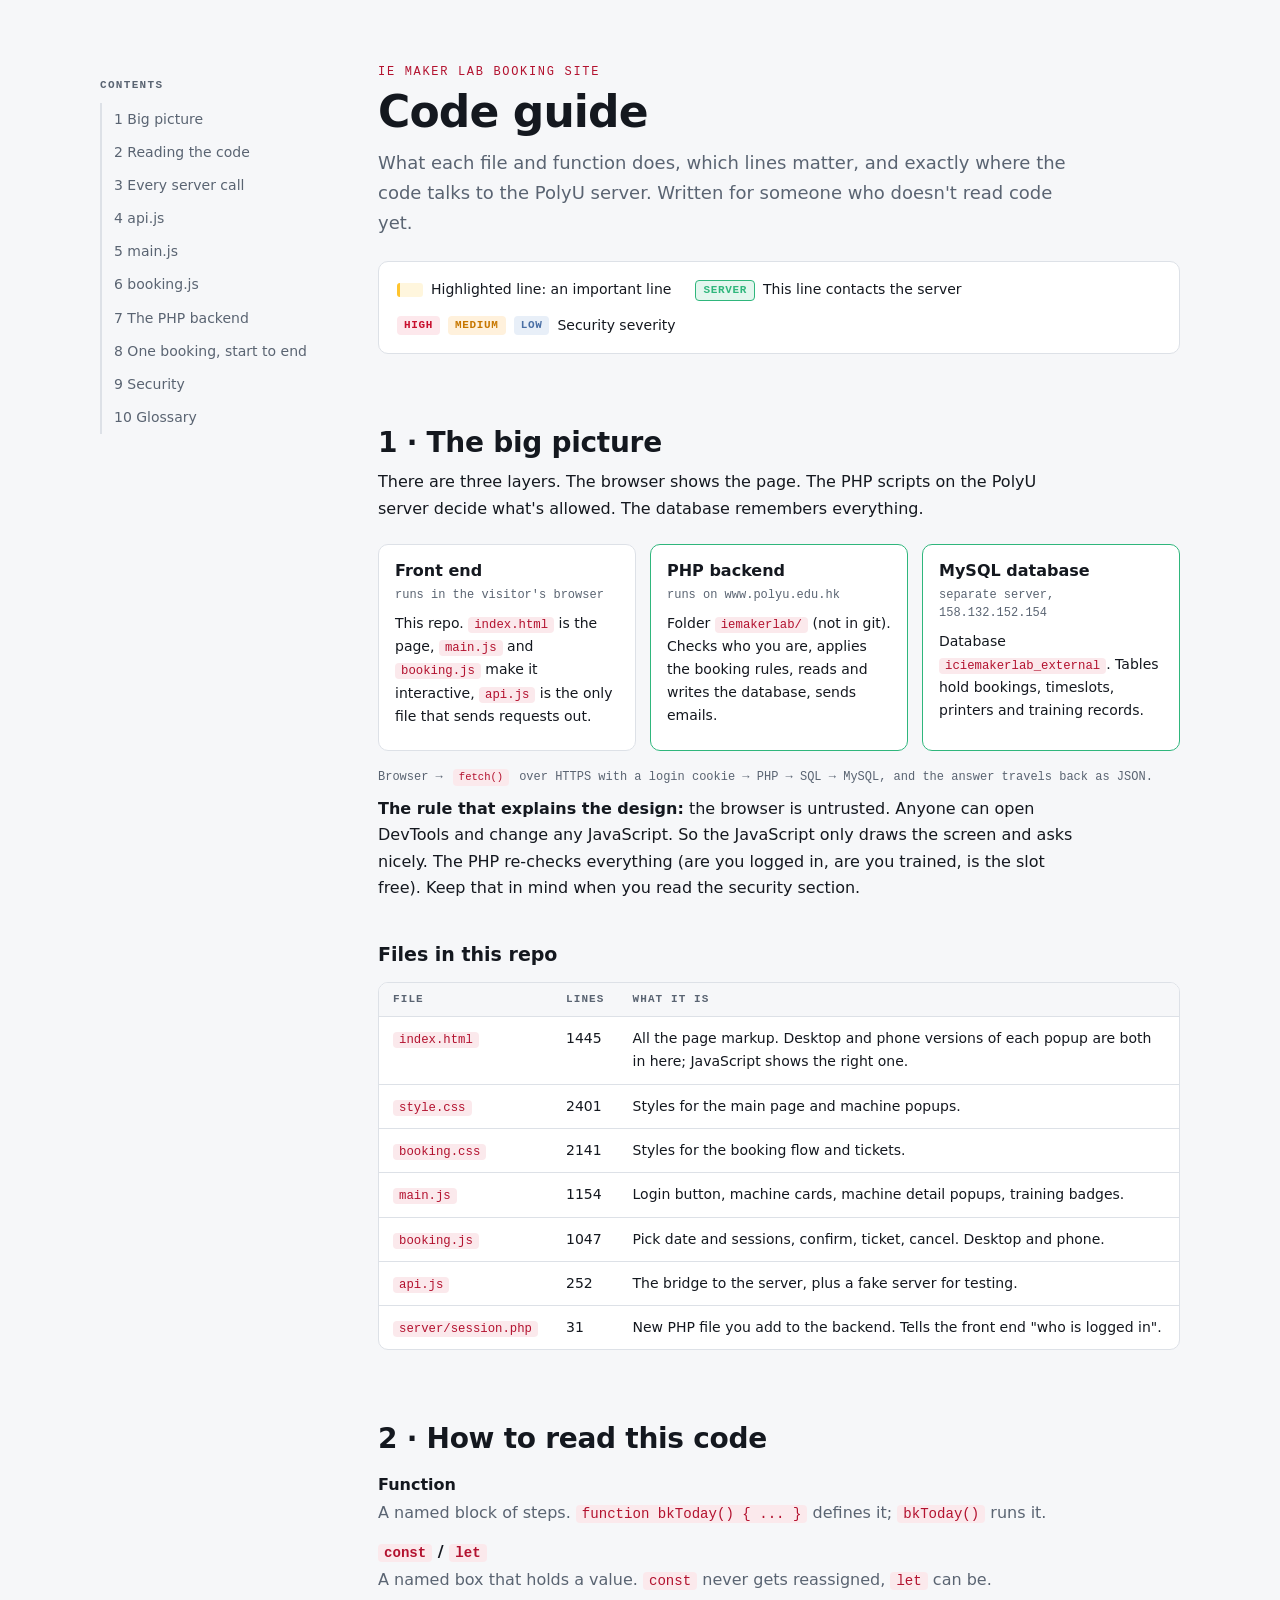
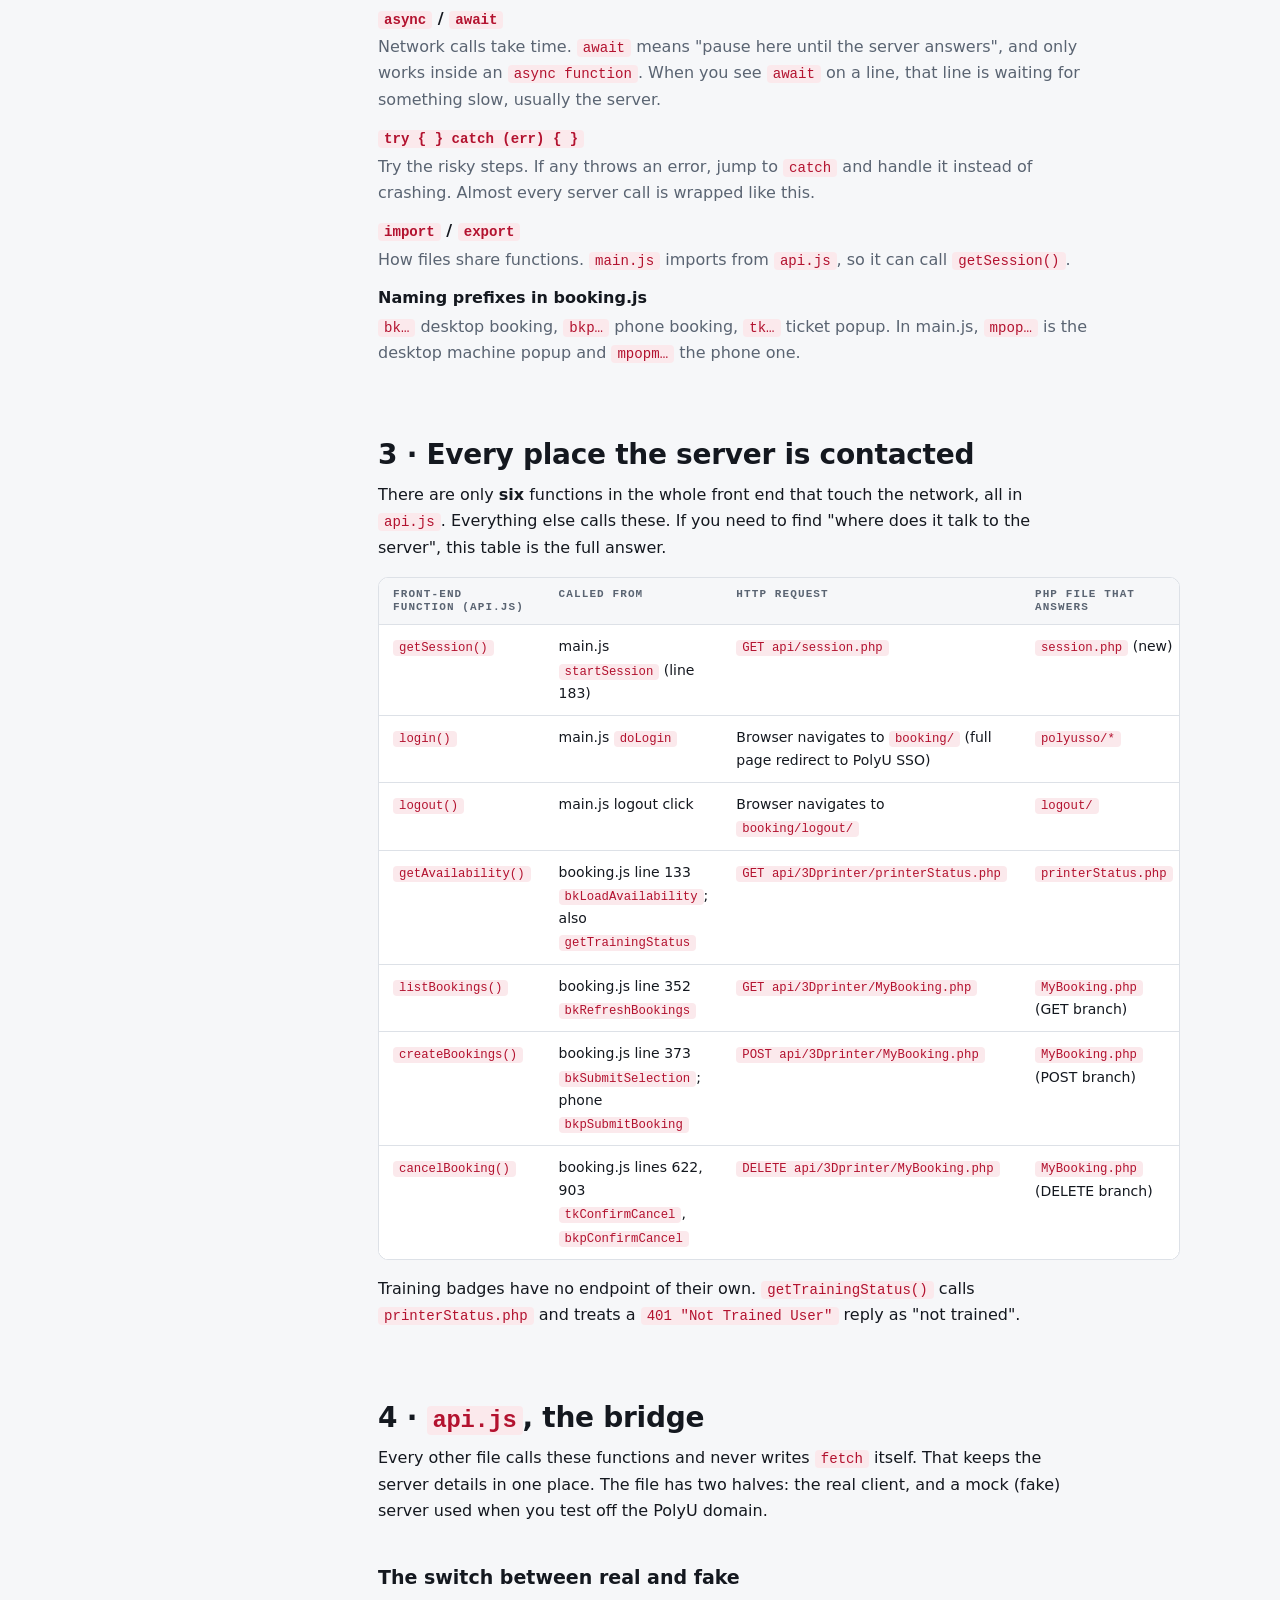
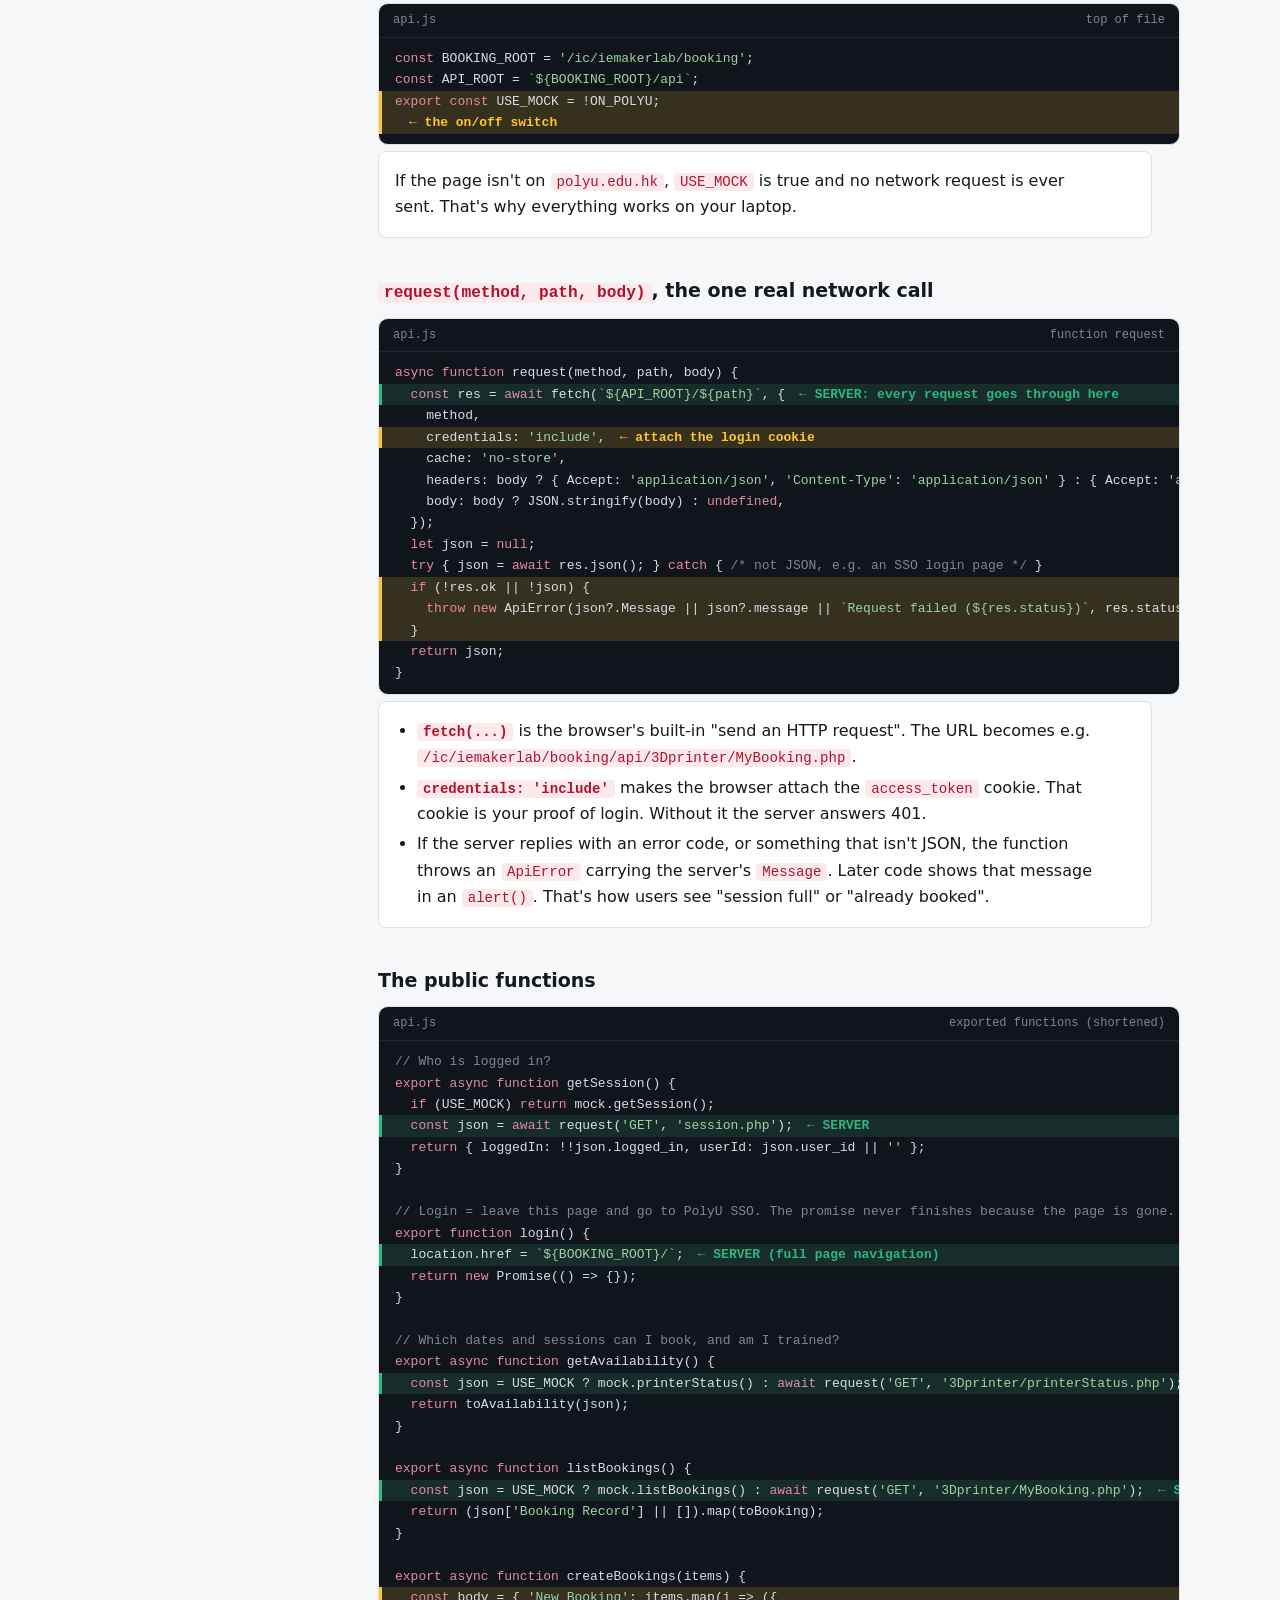
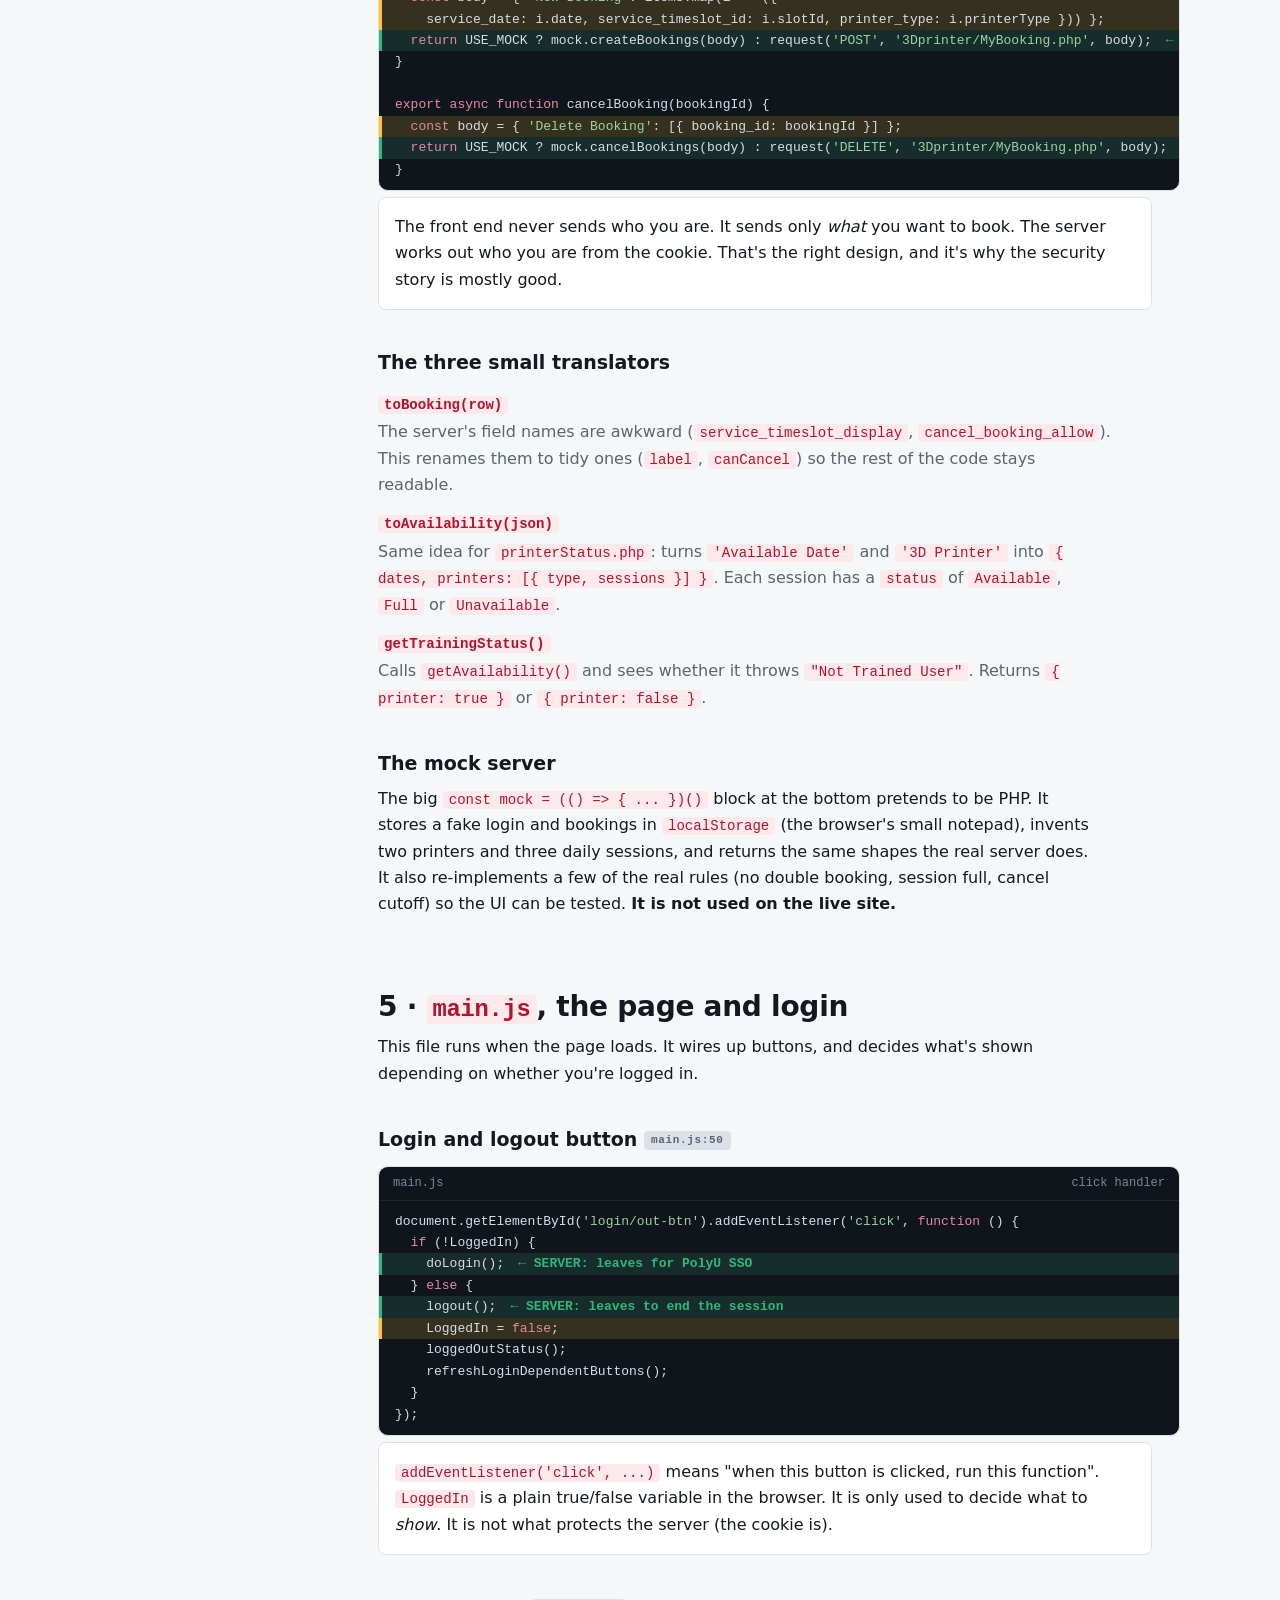
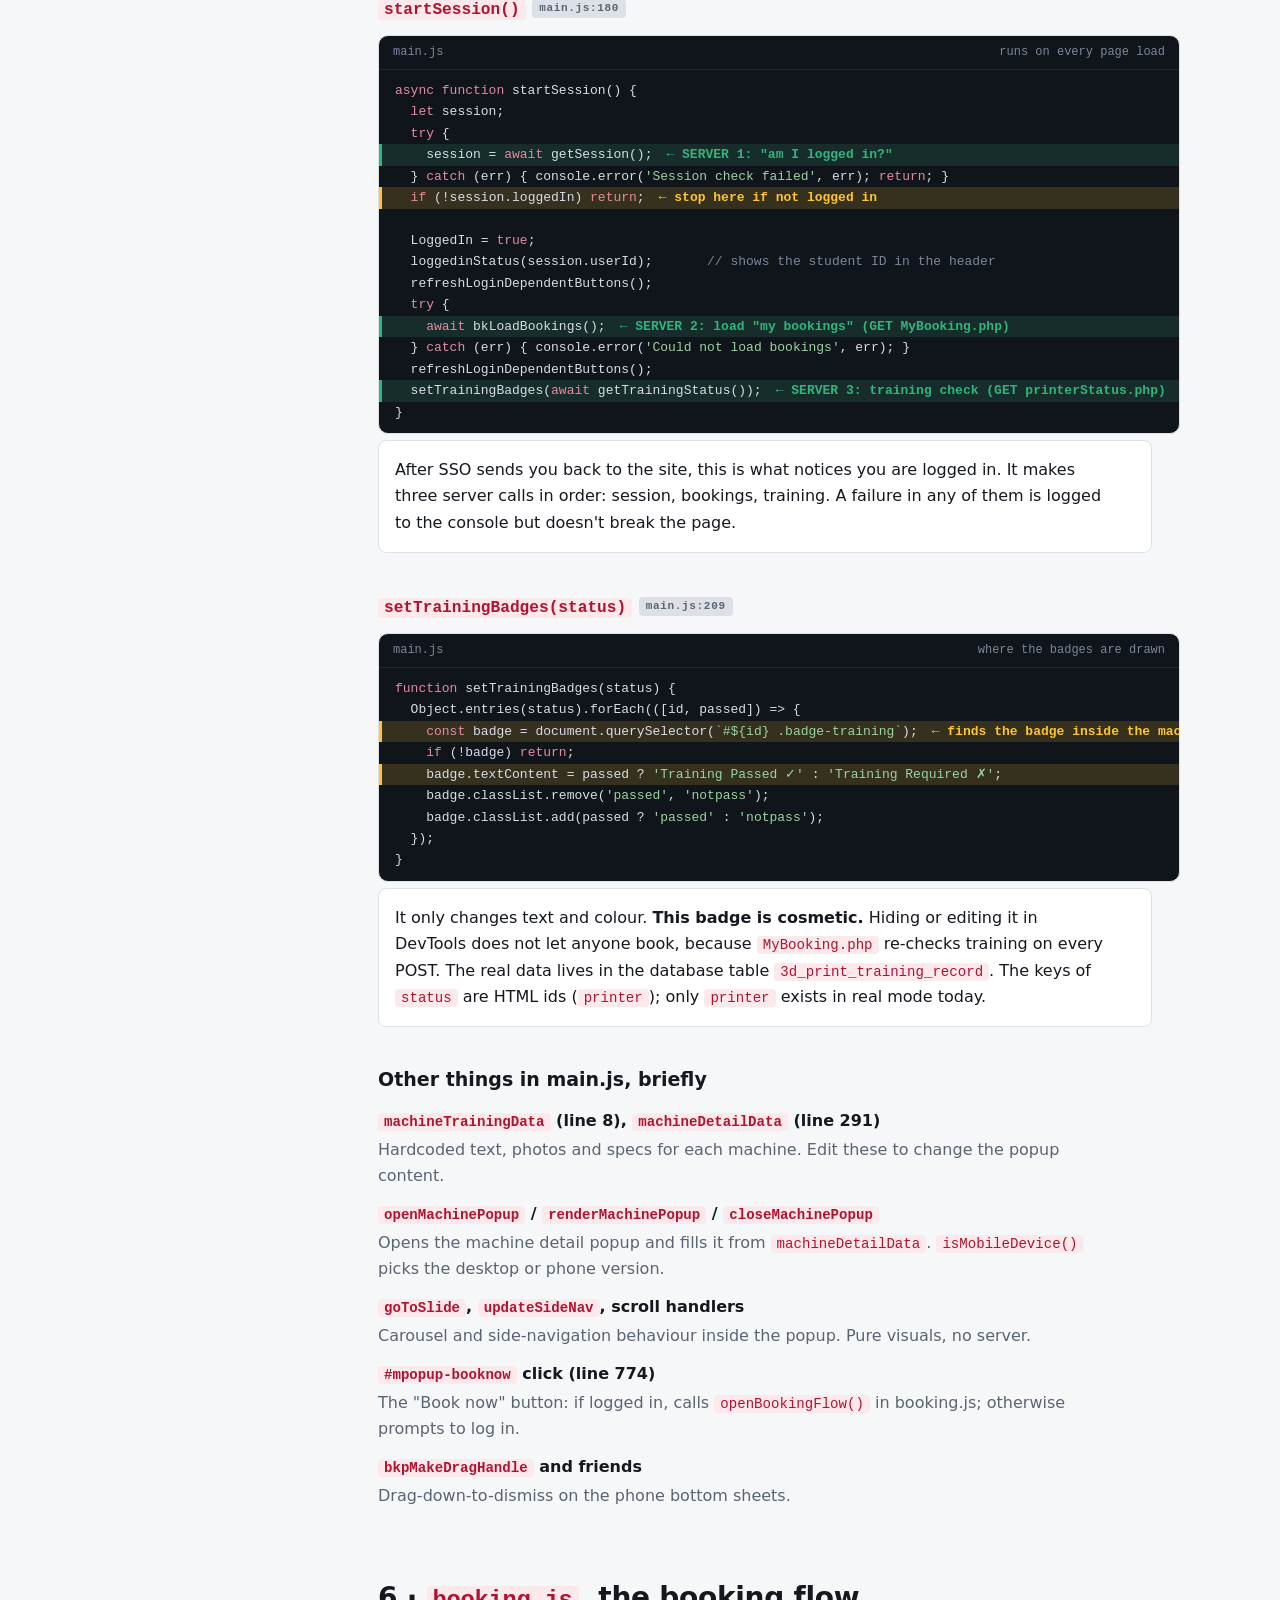
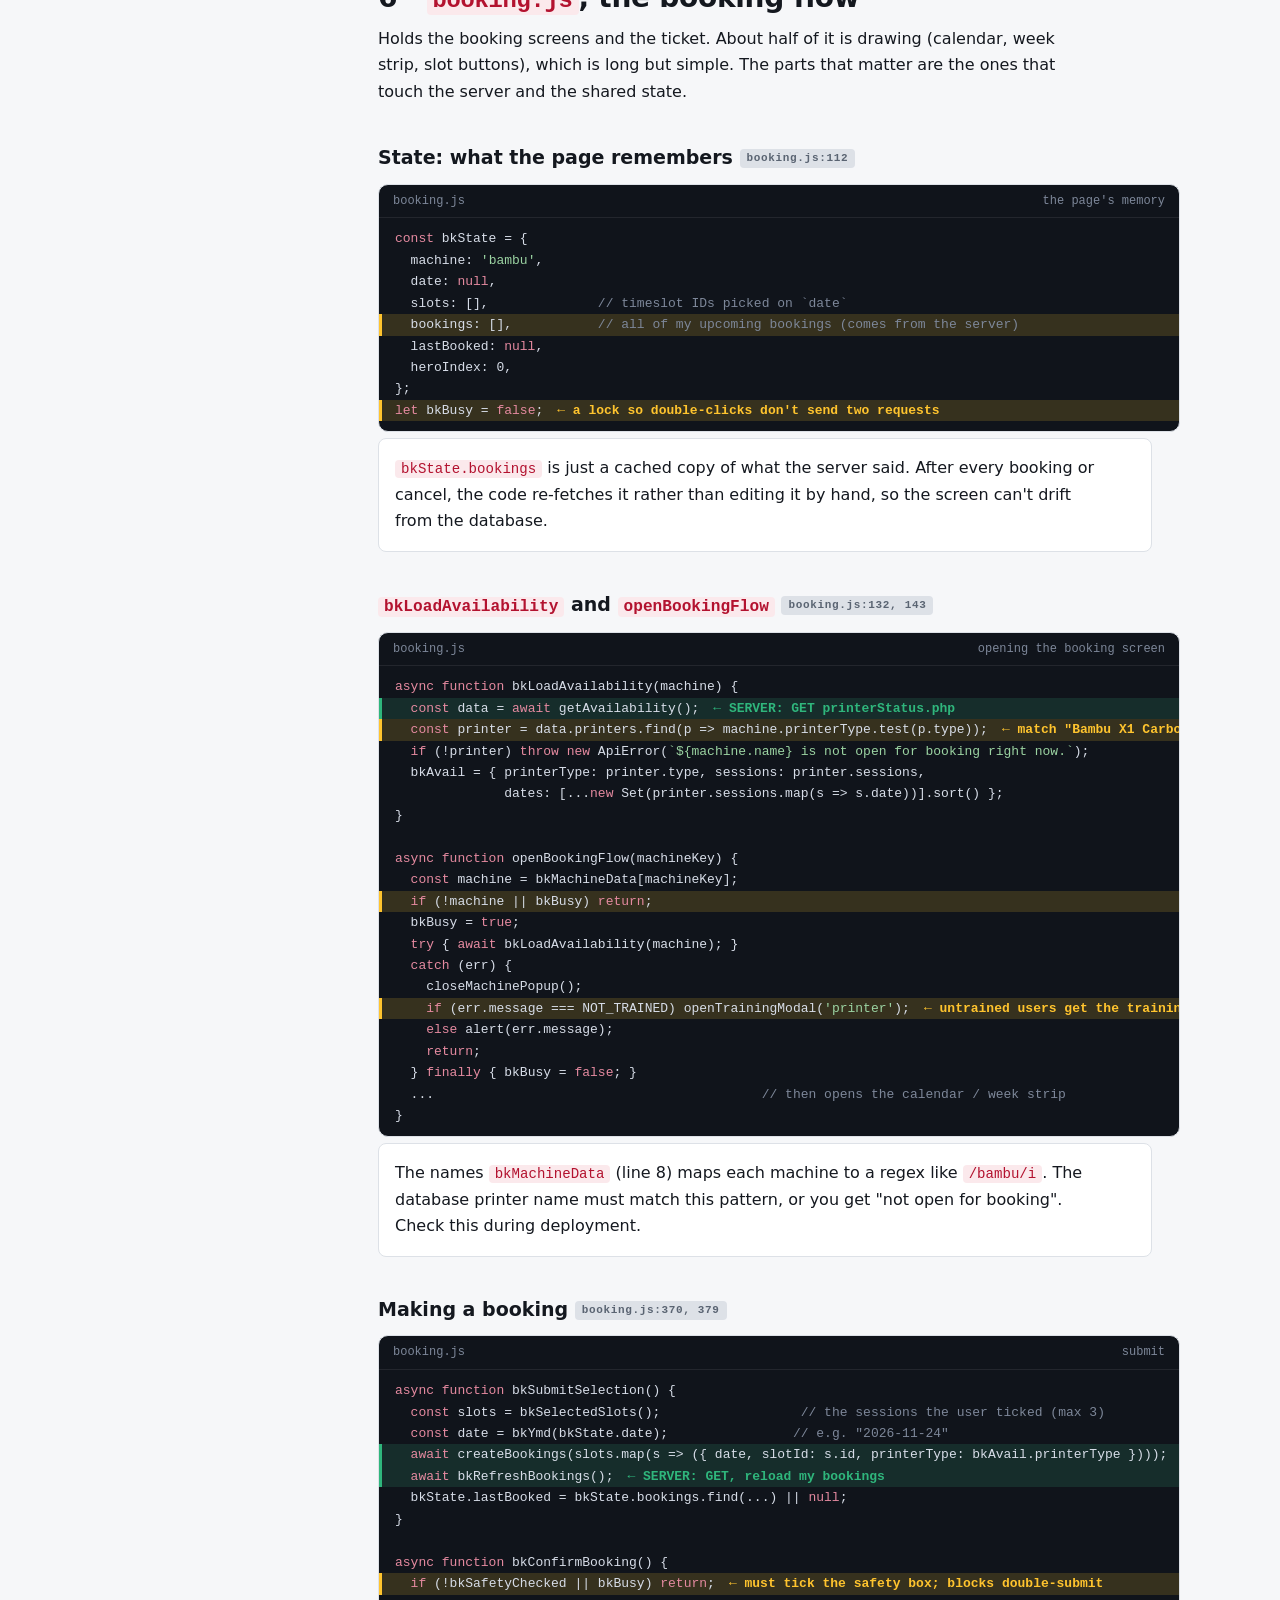
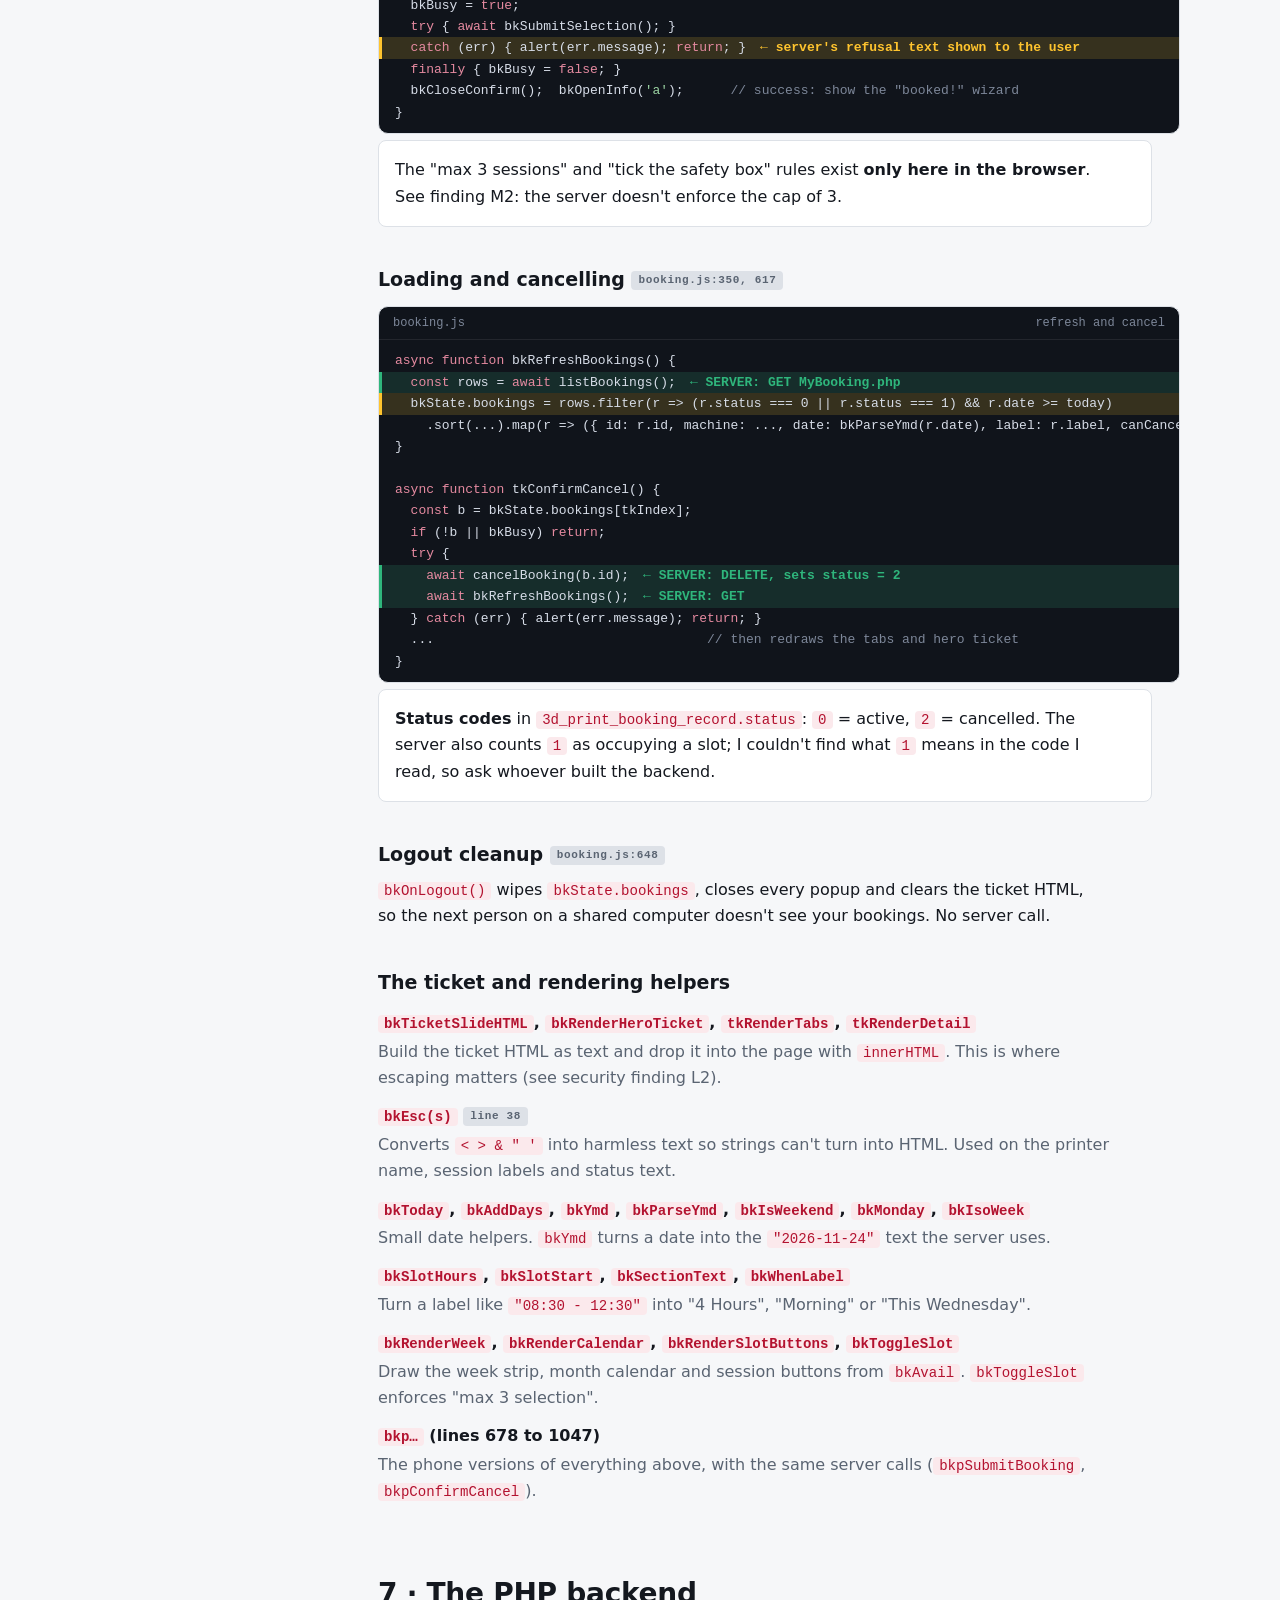
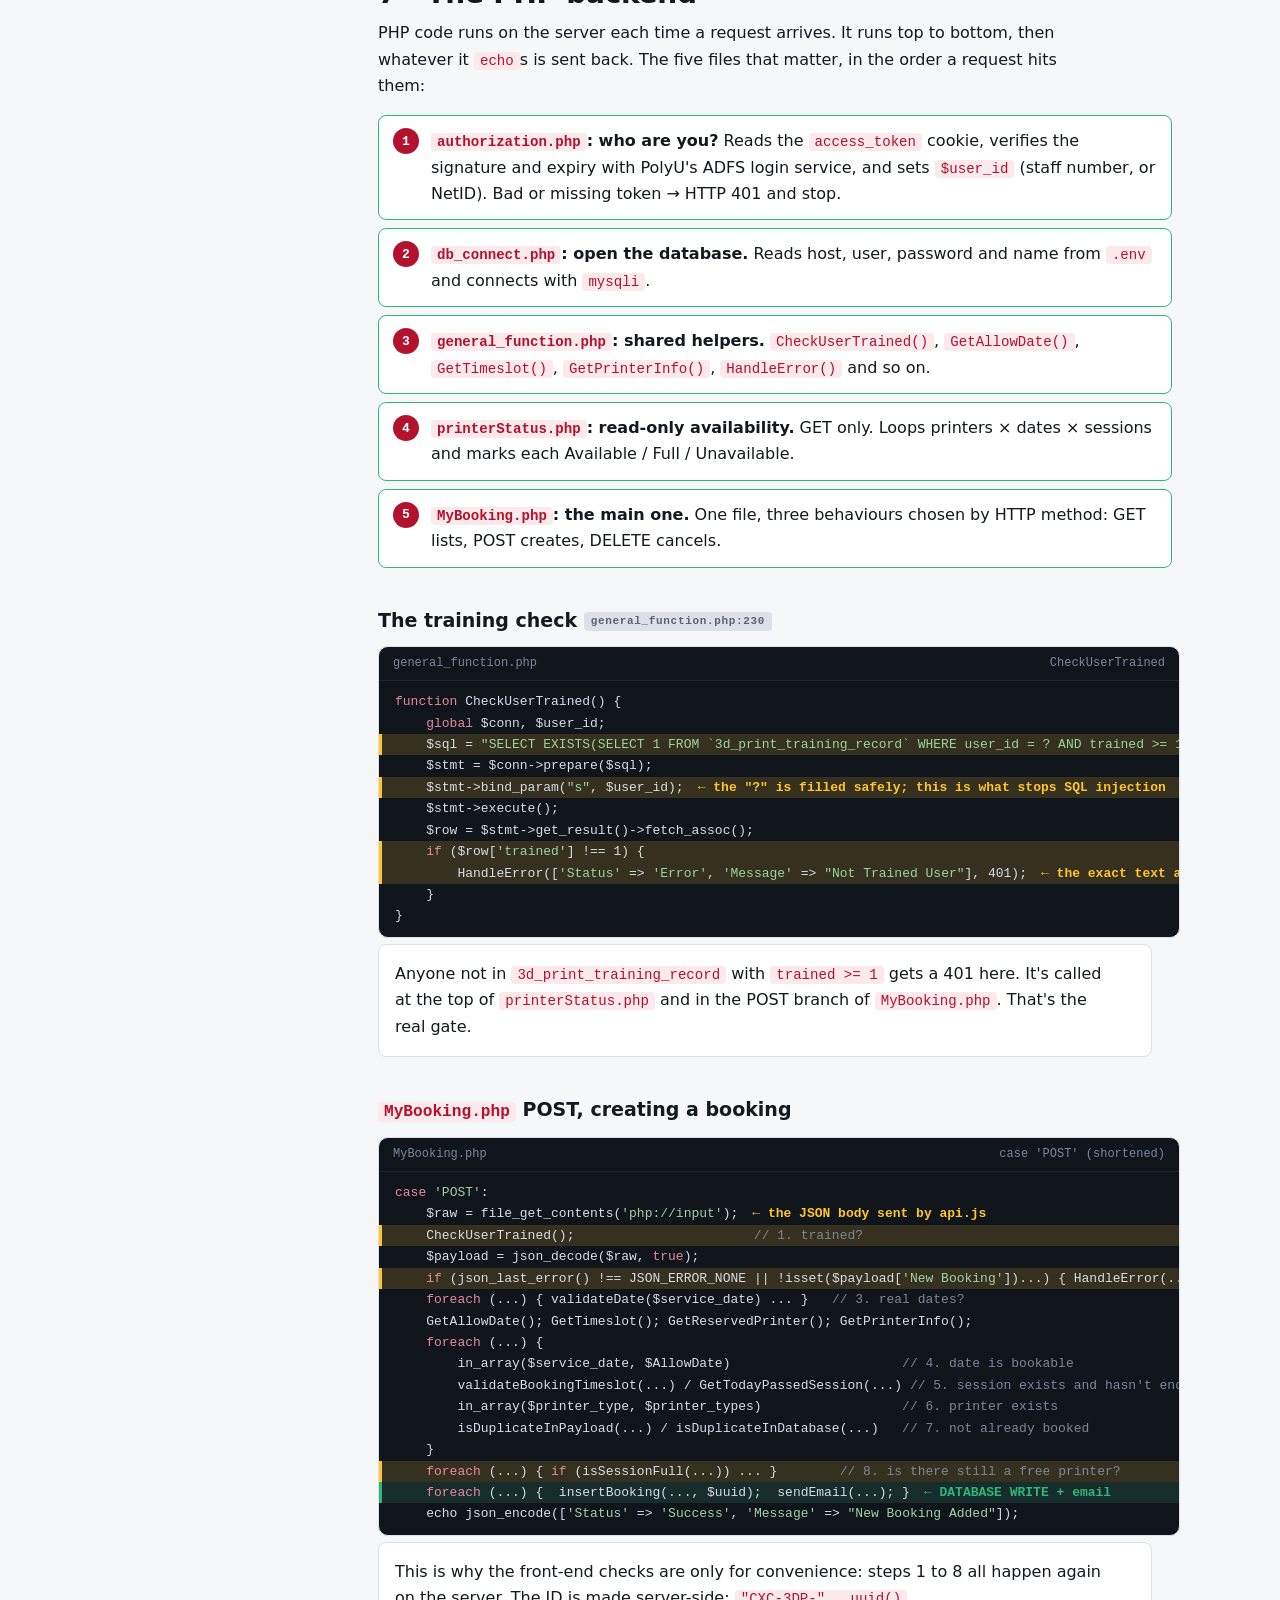
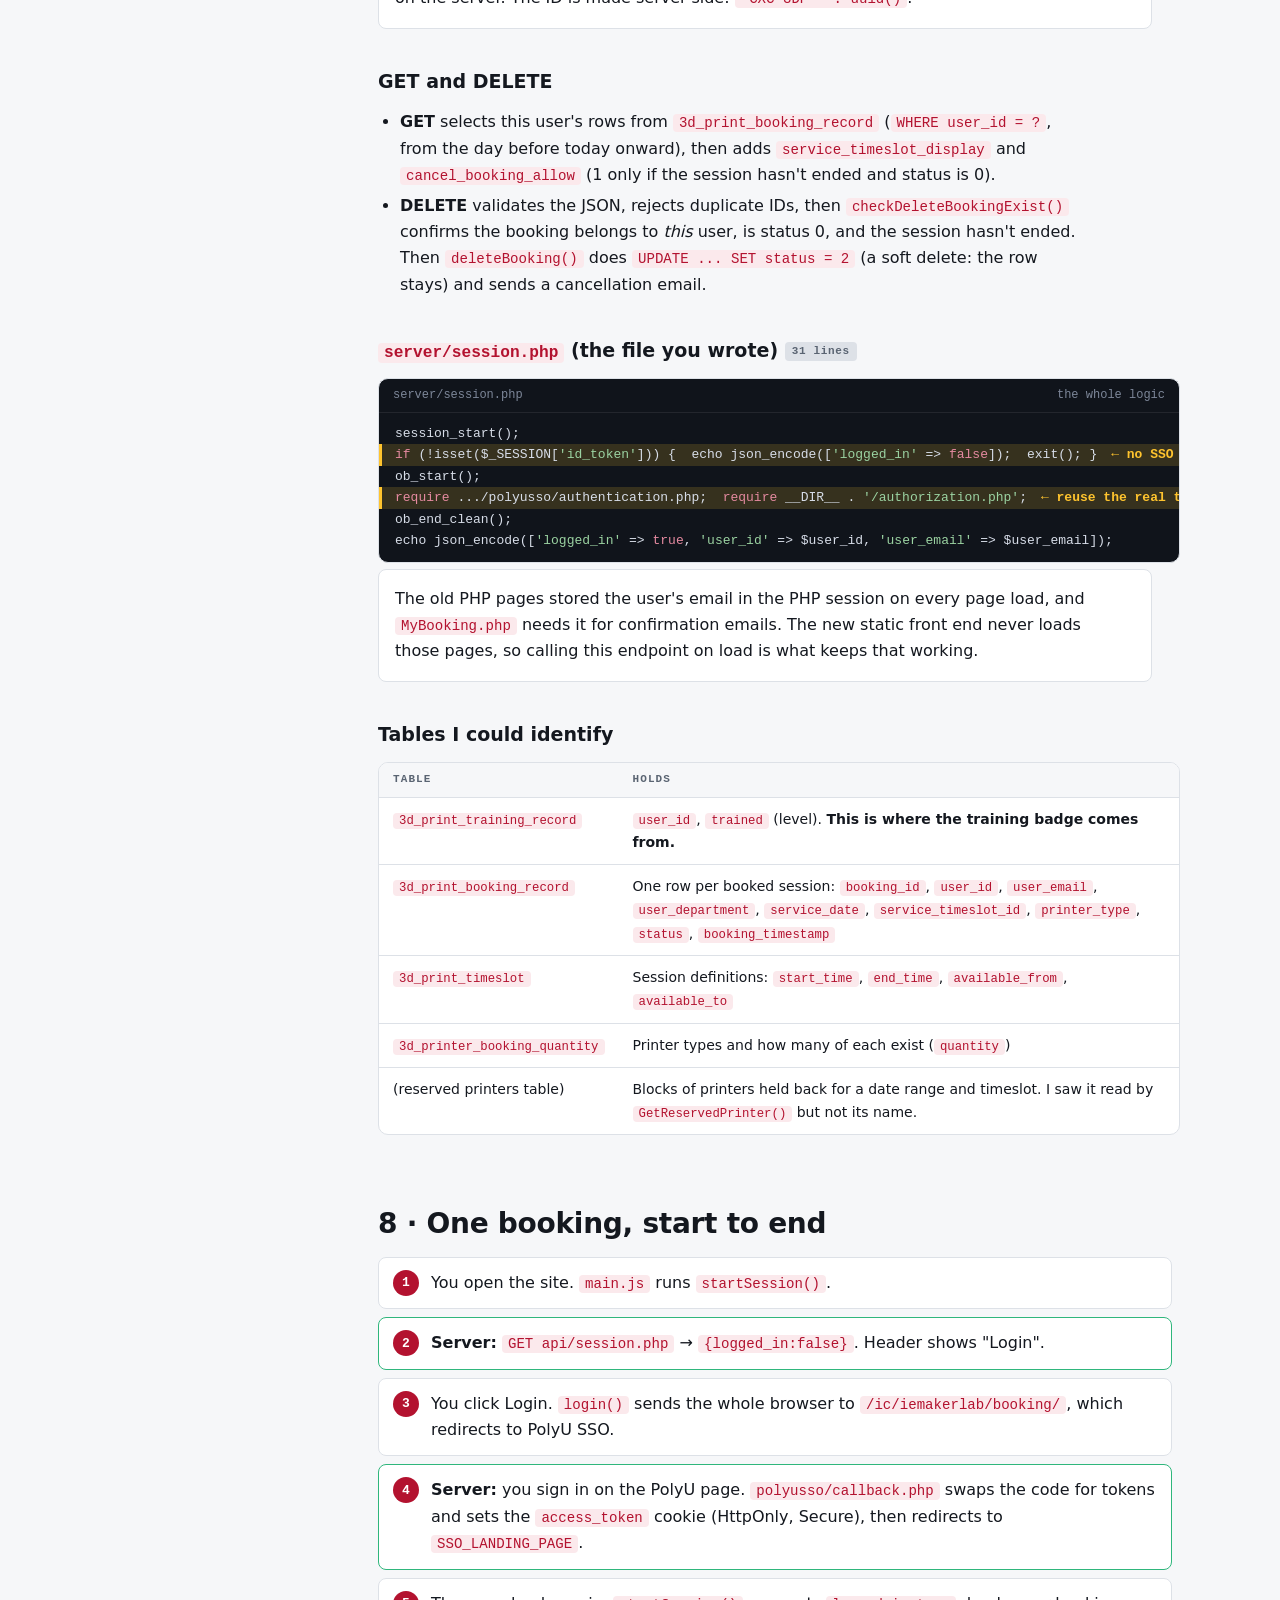
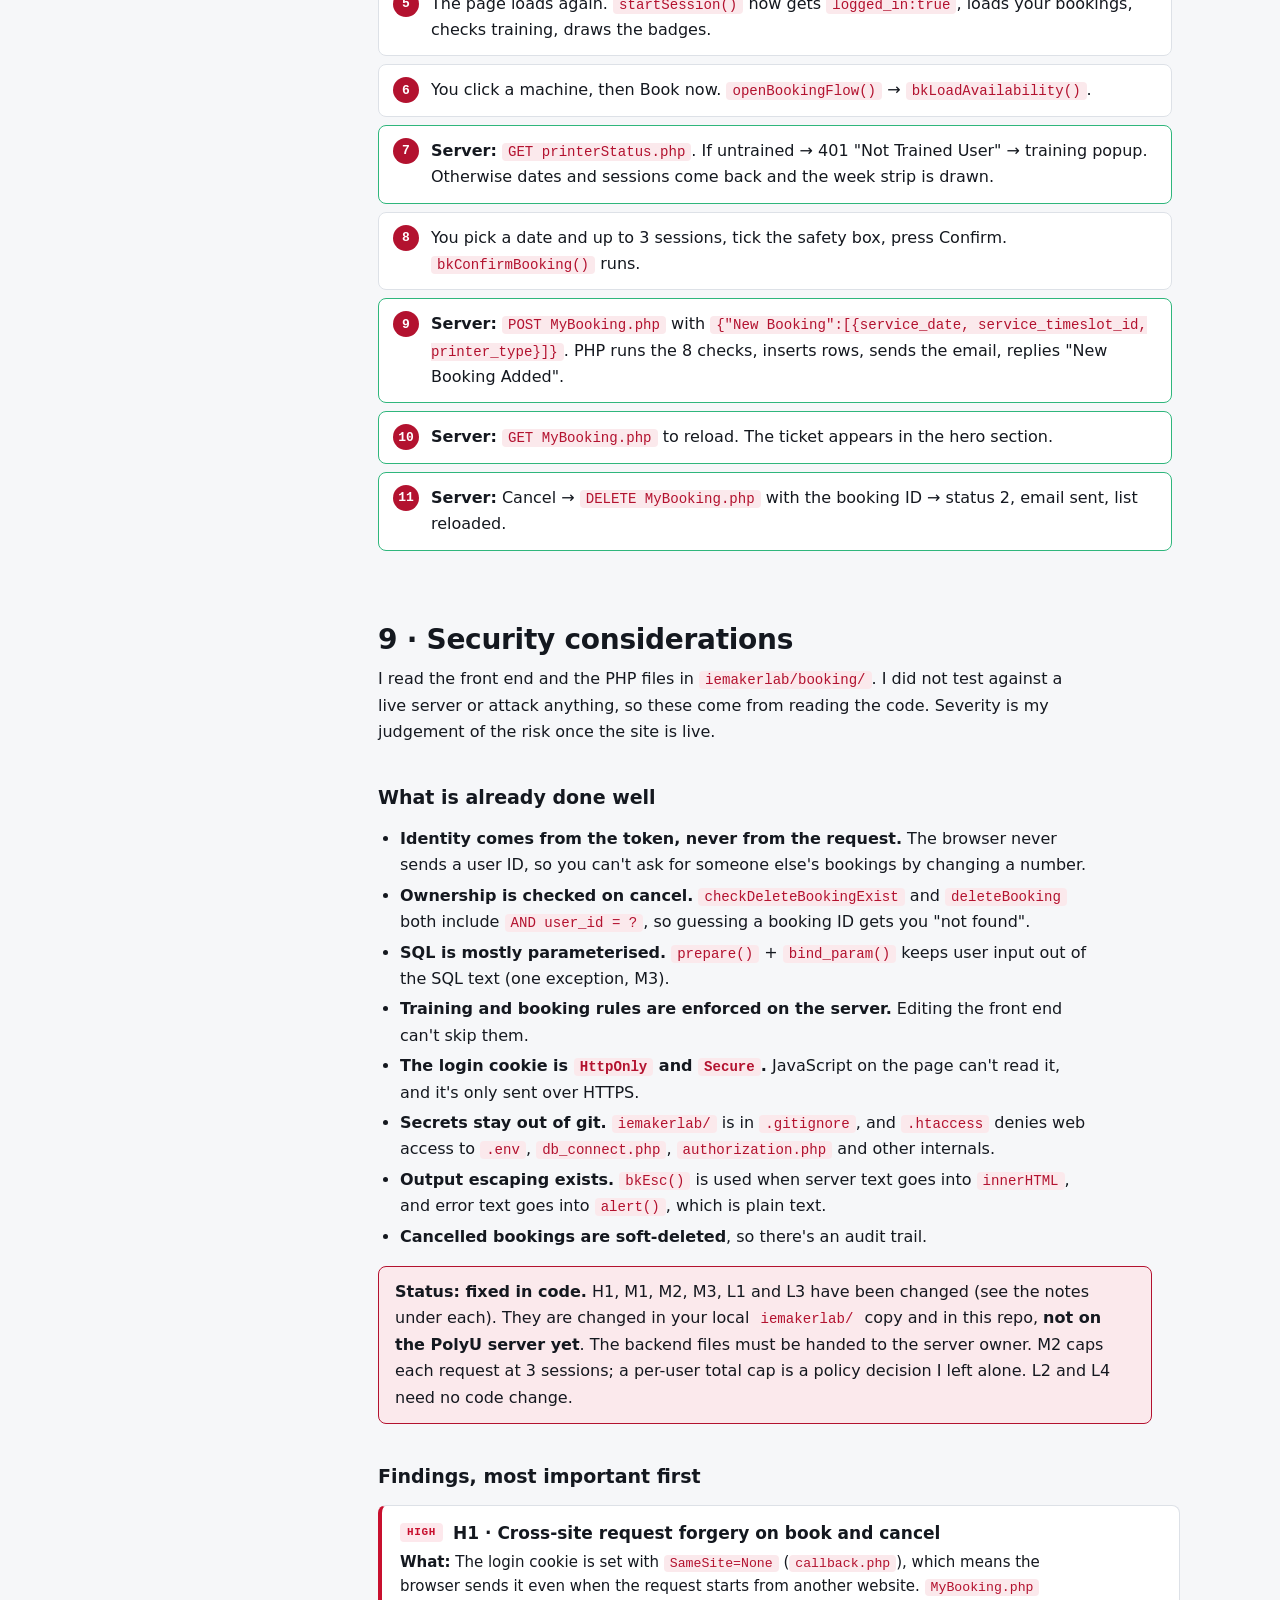
<file: DOCUMENTATION.html>
<!doctype html>
<html lang="en">
<head>
<meta charset="utf-8">
<meta name="viewport" content="width=device-width, initial-scale=1">
<title>IE Maker Lab Code Guide</title>
<style>
:root{
  --bg:#f6f7f9; --panel:#ffffff; --fg:#14181f; --muted:#5a6472; --line:#dde1e7;
  --accent:#b3122f; --accent-soft:#fbe9ec;
  --code-bg:#10141b; --code-fg:#d7dde8; --code-dim:#7d8799;
  --hl-bg:rgba(255,196,46,.16); --hl-bar:#ffc42e;
  --net:#2fb67c; --net-soft:#e3f6ee;
  --hi:#c8102e; --med:#c77700; --low:#4a6fa5;
  --hi-soft:#fde8ec; --med-soft:#fff1dc; --low-soft:#e8eff8;
}
@media (prefers-color-scheme: dark){
  :root:not([data-theme="light"]){
    --bg:#0e1116; --panel:#161b23; --fg:#e6e9ee; --muted:#9aa3b2; --line:#2a313c;
    --accent:#ff5c77; --accent-soft:#2a1519;
    --code-bg:#0a0d12; --code-fg:#d7dde8; --code-dim:#6f7a8d;
    --hl-bg:rgba(255,196,46,.14); --hl-bar:#ffc42e;
    --net:#3fd496; --net-soft:#12261e;
    --hi:#ff6b82; --med:#ffb04a; --low:#7fa8dc;
    --hi-soft:#2b1519; --med-soft:#2b2010; --low-soft:#14202f;
    color-scheme:dark;
  }
}
:root[data-theme="dark"]{
  --bg:#0e1116; --panel:#161b23; --fg:#e6e9ee; --muted:#9aa3b2; --line:#2a313c;
  --accent:#ff5c77; --accent-soft:#2a1519;
  --code-bg:#0a0d12; --code-fg:#d7dde8; --code-dim:#6f7a8d;
  --hl-bg:rgba(255,196,46,.14); --hl-bar:#ffc42e;
  --net:#3fd496; --net-soft:#12261e;
  --hi:#ff6b82; --med:#ffb04a; --low:#7fa8dc;
  --hi-soft:#2b1519; --med-soft:#2b2010; --low-soft:#14202f;
  color-scheme:dark;
}
*{box-sizing:border-box}
html{scroll-behavior:smooth}
body{margin:0;background:var(--bg);color:var(--fg);font:16px/1.65 "Inter",system-ui,-apple-system,"Segoe UI",sans-serif;
  padding-block:0 80px;padding-left:max(16px,env(safe-area-inset-left,0px));padding-right:max(16px,env(safe-area-inset-right,0px))}
.wrap{max-width:1080px;margin:0 auto;display:grid;grid-template-columns:230px minmax(0,1fr);gap:48px}
nav.toc{position:sticky;top:24px;align-self:start;padding-top:56px;font-size:14px;max-height:100vh;overflow:auto}
nav.toc b{display:block;font:600 11px/1 "DM Mono",ui-monospace,monospace;letter-spacing:.12em;text-transform:uppercase;color:var(--muted);margin-bottom:12px}
nav.toc a{display:block;padding:5px 0 5px 12px;border-left:2px solid var(--line);color:var(--muted);text-decoration:none}
nav.toc a:hover{color:var(--fg);border-color:var(--accent)}
main{min-width:0;padding-top:56px}
h1{font:700 clamp(30px,5vw,44px)/1.1 "Space Grotesk","Inter",system-ui,sans-serif;margin:0 0 12px;letter-spacing:-.02em;text-wrap:balance}
h2{font:700 28px/1.2 "Space Grotesk","Inter",system-ui,sans-serif;margin:72px 0 8px;letter-spacing:-.01em;text-wrap:balance;scroll-margin-top:16px}
h3{font:600 19px/1.3 "Space Grotesk","Inter",system-ui,sans-serif;margin:40px 0 6px;scroll-margin-top:16px}
h3 code,h2 code{font-size:.85em}
p{margin:10px 0;max-width:70ch}
.lede{font-size:18px;color:var(--muted);max-width:62ch}
a{color:var(--accent)}
code{font-family:"DM Mono",ui-monospace,"Cascadia Mono",Consolas,monospace;font-size:.88em;background:var(--accent-soft);color:var(--accent);padding:1px 6px;border-radius:4px}
.eyebrow{font:500 12px/1 "DM Mono",ui-monospace,monospace;letter-spacing:.14em;text-transform:uppercase;color:var(--accent)}
ul,ol{max-width:70ch;padding-left:22px}
li{margin:4px 0}

.legend{display:flex;flex-wrap:wrap;gap:12px 24px;background:var(--panel);border:1px solid var(--line);border-radius:10px;padding:16px 18px;margin:24px 0;font-size:14px}
.legend div{display:flex;align-items:center;gap:8px}
.sw{display:inline-block;width:26px;height:14px;border-radius:3px}
.sw.hl{background:var(--hl-bg);border-left:3px solid var(--hl-bar)}
.tag{display:inline-block;font:600 11px/1 "DM Mono",ui-monospace,monospace;letter-spacing:.06em;padding:4px 7px;border-radius:4px;vertical-align:middle;white-space:nowrap}
.tag.net{background:var(--net-soft);color:var(--net);border:1px solid var(--net)}
.tag.hi{background:var(--hi-soft);color:var(--hi)}
.tag.med{background:var(--med-soft);color:var(--med)}
.tag.low{background:var(--low-soft);color:var(--low)}
.tag.file{background:var(--line);color:var(--muted)}

/* code */
.codewrap{margin:14px 0 6px;border-radius:10px;overflow:hidden;background:var(--code-bg);border:1px solid var(--line)}
.codehead{display:flex;justify-content:space-between;gap:12px;padding:8px 14px;font:12px/1.4 "DM Mono",ui-monospace,monospace;color:var(--code-dim);border-bottom:1px solid rgba(255,255,255,.08)}
pre{margin:0;padding:10px 0;overflow-x:auto;white-space:normal;font:13px/1.65 "DM Mono",ui-monospace,"Cascadia Mono",Consolas,monospace;color:var(--code-fg);tab-size:2}
pre .ln{display:block;white-space:pre;padding:0 16px 0 13px;border-left:3px solid transparent;min-width:max-content}
pre .hl{background:var(--hl-bg);border-left-color:var(--hl-bar)}
pre .net{background:rgba(63,212,150,.13);border-left-color:var(--net)}
pre .c{color:var(--code-dim)}
pre .k{color:#e58aa0}
pre .s{color:#9bd3a2}
pre .n{color:#f0b866}
pre .note{color:var(--net);font-style:normal;font-weight:600;margin-left:14px}
pre .note.y{color:var(--hl-bar)}

.explain{margin:6px 0 18px;padding:12px 16px;background:var(--panel);border:1px solid var(--line);border-radius:8px;max-width:76ch}
.explain p{margin:4px 0}
.explain ul{margin:4px 0}

/* tables */
.tablewrap{overflow-x:auto;margin:16px 0;border:1px solid var(--line);border-radius:10px;background:var(--panel)}
table{border-collapse:collapse;width:100%;font-size:14px;min-width:640px}
th,td{padding:10px 14px;text-align:left;border-bottom:1px solid var(--line);vertical-align:top}
th{font:600 11px/1.2 "DM Mono",ui-monospace,monospace;letter-spacing:.1em;text-transform:uppercase;color:var(--muted);background:var(--bg)}
tr:last-child td{border-bottom:0}
td code{white-space:nowrap}

/* flow */
.flow{display:grid;grid-template-columns:repeat(3,minmax(0,1fr));gap:14px;margin:22px 0}
.box{background:var(--panel);border:1px solid var(--line);border-radius:10px;padding:16px;position:relative}
.box h4{margin:0 0 4px;font:600 16px/1.3 "Space Grotesk",system-ui,sans-serif}
.box small{display:block;color:var(--muted);font:12px/1.5 "DM Mono",ui-monospace,monospace;margin-bottom:8px}
.box p{font-size:14px;margin:6px 0}
.box.server{border-color:var(--net)}
.arrowrow{display:flex;gap:10px;align-items:center;color:var(--muted);font:12px/1.4 "DM Mono",ui-monospace,monospace;margin:-4px 0 10px;flex-wrap:wrap}

.steps{counter-reset:s;list-style:none;padding:0;max-width:78ch}
.steps li{counter-increment:s;position:relative;padding:12px 14px 12px 52px;margin:8px 0;background:var(--panel);border:1px solid var(--line);border-radius:8px}
.steps li::before{content:counter(s);position:absolute;left:14px;top:12px;width:26px;height:26px;border-radius:50%;background:var(--accent);color:#fff;display:grid;place-items:center;font:600 13px/1 "DM Mono",monospace}
.steps li.srv{border-color:var(--net)}

.finding{background:var(--panel);border:1px solid var(--line);border-left:4px solid var(--low);border-radius:8px;padding:16px 18px;margin:16px 0;max-width:80ch}
.finding.hi{border-left-color:var(--hi)}.finding.med{border-left-color:var(--med)}
.finding h4{margin:0 0 6px;font:600 17px/1.3 "Space Grotesk",system-ui,sans-serif;display:flex;gap:10px;align-items:center;flex-wrap:wrap}
.finding p{margin:6px 0;font-size:15px}
.finding .fix{margin-top:10px;padding-top:10px;border-top:1px dashed var(--line)}
.good li{color:var(--fg)}
dl{max-width:72ch}dt{font-weight:600;margin-top:12px}dd{margin:2px 0 0;color:var(--muted)}
.callout{background:var(--accent-soft);border:1px solid var(--accent);border-radius:8px;padding:12px 16px;max-width:76ch;margin:16px 0}
footer{margin-top:80px;color:var(--muted);font-size:13px}

@media (max-width:860px){
  .wrap{grid-template-columns:minmax(0,1fr);gap:0}
  nav.toc{position:static;padding-top:32px;max-height:none;display:flex;flex-wrap:wrap;gap:6px 12px}
  nav.toc b{width:100%;margin-bottom:4px}
  nav.toc a{border-left:0;padding:2px 0}
  main{padding-top:24px}
  .flow{grid-template-columns:minmax(0,1fr)}
}
:focus-visible{outline:2px solid var(--accent);outline-offset:2px}
</style>
</head>
<body>
<div class="wrap">

<nav class="toc" aria-label="Sections">
  <b>Contents</b>
  <a href="#big-picture">1 Big picture</a>
  <a href="#reading">2 Reading the code</a>
  <a href="#server-map">3 Every server call</a>
  <a href="#apijs">4 api.js</a>
  <a href="#mainjs">5 main.js</a>
  <a href="#bookingjs">6 booking.js</a>
  <a href="#php">7 The PHP backend</a>
  <a href="#journey">8 One booking, start to end</a>
  <a href="#security">9 Security</a>
  <a href="#glossary">10 Glossary</a>
</nav>

<main>
<p class="eyebrow">IE Maker Lab booking site</p>
<h1>Code guide</h1>
<p class="lede">What each file and function does, which lines matter, and exactly where the code talks to the PolyU server. Written for someone who doesn't read code yet.</p>

<div class="legend" aria-label="Legend">
  <div><span class="sw hl"></span> Highlighted line: an important line</div>
  <div><span class="tag net">SERVER</span> This line contacts the server</div>
  <div><span class="tag hi">HIGH</span> <span class="tag med">MEDIUM</span> <span class="tag low">LOW</span> Security severity</div>
</div>

<!-- ============ 1 ============ -->
<h2 id="big-picture">1 · The big picture</h2>
<p>There are three layers. The browser shows the page. The PHP scripts on the PolyU server decide what's allowed. The database remembers everything.</p>

<div class="flow">
  <div class="box">
    <h4>Front end</h4>
    <small>runs in the visitor's browser</small>
    <p>This repo. <code>index.html</code> is the page, <code>main.js</code> and <code>booking.js</code> make it interactive, <code>api.js</code> is the only file that sends requests out.</p>
  </div>
  <div class="box server">
    <h4>PHP backend</h4>
    <small>runs on www.polyu.edu.hk</small>
    <p>Folder <code>iemakerlab/</code> (not in git). Checks who you are, applies the booking rules, reads and writes the database, sends emails.</p>
  </div>
  <div class="box server">
    <h4>MySQL database</h4>
    <small>separate server, 158.132.152.154</small>
    <p>Database <code>iciemakerlab_external</code>. Tables hold bookings, timeslots, printers and training records.</p>
  </div>
</div>
<div class="arrowrow">Browser → <code>fetch()</code> over HTTPS with a login cookie → PHP → SQL → MySQL, and the answer travels back as JSON.</div>

<p><b>The rule that explains the design:</b> the browser is untrusted. Anyone can open DevTools and change any JavaScript. So the JavaScript only draws the screen and asks nicely. The PHP re-checks everything (are you logged in, are you trained, is the slot free). Keep that in mind when you read the security section.</p>

<h3>Files in this repo</h3>
<div class="tablewrap"><table>
<tr><th>File</th><th>Lines</th><th>What it is</th></tr>
<tr><td><code>index.html</code></td><td>1445</td><td>All the page markup. Desktop and phone versions of each popup are both in here; JavaScript shows the right one.</td></tr>
<tr><td><code>style.css</code></td><td>2401</td><td>Styles for the main page and machine popups.</td></tr>
<tr><td><code>booking.css</code></td><td>2141</td><td>Styles for the booking flow and tickets.</td></tr>
<tr><td><code>main.js</code></td><td>1154</td><td>Login button, machine cards, machine detail popups, training badges.</td></tr>
<tr><td><code>booking.js</code></td><td>1047</td><td>Pick date and sessions, confirm, ticket, cancel. Desktop and phone.</td></tr>
<tr><td><code>api.js</code></td><td>252</td><td>The bridge to the server, plus a fake server for testing.</td></tr>
<tr><td><code>server/session.php</code></td><td>31</td><td>New PHP file you add to the backend. Tells the front end "who is logged in".</td></tr>
</table></div>

<!-- ============ 2 ============ -->
<h2 id="reading">2 · How to read this code</h2>
<dl>
<dt>Function</dt><dd>A named block of steps. <code>function bkToday() { ... }</code> defines it; <code>bkToday()</code> runs it.</dd>
<dt><code>const</code> / <code>let</code></dt><dd>A named box that holds a value. <code>const</code> never gets reassigned, <code>let</code> can be.</dd>
<dt><code>async</code> / <code>await</code></dt><dd>Network calls take time. <code>await</code> means "pause here until the server answers", and only works inside an <code>async function</code>. When you see <code>await</code> on a line, that line is waiting for something slow, usually the server.</dd>
<dt><code>try { } catch (err) { }</code></dt><dd>Try the risky steps. If any throws an error, jump to <code>catch</code> and handle it instead of crashing. Almost every server call is wrapped like this.</dd>
<dt><code>import</code> / <code>export</code></dt><dd>How files share functions. <code>main.js</code> imports from <code>api.js</code>, so it can call <code>getSession()</code>.</dd>
<dt>Naming prefixes in booking.js</dt><dd><code>bk…</code> desktop booking, <code>bkp…</code> phone booking, <code>tk…</code> ticket popup. In main.js, <code>mpop…</code> is the desktop machine popup and <code>mpopm…</code> the phone one.</dd>
</dl>

<!-- ============ 3 ============ -->
<h2 id="server-map">3 · Every place the server is contacted</h2>
<p>There are only <b>six</b> functions in the whole front end that touch the network, all in <code>api.js</code>. Everything else calls these. If you need to find "where does it talk to the server", this table is the full answer.</p>

<div class="tablewrap"><table>
<tr><th>Front-end function (api.js)</th><th>Called from</th><th>HTTP request</th><th>PHP file that answers</th><th>Database table touched</th></tr>
<tr><td><code>getSession()</code></td><td>main.js <code>startSession</code> (line 183)</td><td><code>GET api/session.php</code></td><td><code>session.php</code> (new)</td><td>none (reads the PHP session and login token)</td></tr>
<tr><td><code>login()</code></td><td>main.js <code>doLogin</code></td><td>Browser navigates to <code>booking/</code> (full page redirect to PolyU SSO)</td><td><code>polyusso/*</code></td><td>none</td></tr>
<tr><td><code>logout()</code></td><td>main.js logout click</td><td>Browser navigates to <code>booking/logout/</code></td><td><code>logout/</code></td><td>none</td></tr>
<tr><td><code>getAvailability()</code></td><td>booking.js line 133 <code>bkLoadAvailability</code>; also <code>getTrainingStatus</code></td><td><code>GET api/3Dprinter/printerStatus.php</code></td><td><code>printerStatus.php</code></td><td><code>3d_print_training_record</code>, <code>3d_print_timeslot</code>, <code>3d_printer_booking_quantity</code>, <code>3d_print_booking_record</code></td></tr>
<tr><td><code>listBookings()</code></td><td>booking.js line 352 <code>bkRefreshBookings</code></td><td><code>GET api/3Dprinter/MyBooking.php</code></td><td><code>MyBooking.php</code> (GET branch)</td><td><code>3d_print_booking_record</code></td></tr>
<tr><td><code>createBookings()</code></td><td>booking.js line 373 <code>bkSubmitSelection</code>; phone <code>bkpSubmitBooking</code></td><td><code>POST api/3Dprinter/MyBooking.php</code></td><td><code>MyBooking.php</code> (POST branch)</td><td>reads training, timeslots, bookings; <b>inserts</b> into <code>3d_print_booking_record</code>; sends email</td></tr>
<tr><td><code>cancelBooking()</code></td><td>booking.js lines 622, 903 <code>tkConfirmCancel</code>, <code>bkpConfirmCancel</code></td><td><code>DELETE api/3Dprinter/MyBooking.php</code></td><td><code>MyBooking.php</code> (DELETE branch)</td><td><b>updates</b> <code>3d_print_booking_record</code> (status → 2); sends email</td></tr>
</table></div>
<p>Training badges have no endpoint of their own. <code>getTrainingStatus()</code> calls <code>printerStatus.php</code> and treats a <code>401 "Not Trained User"</code> reply as "not trained".</p>

<!-- ============ 4 ============ -->
<h2 id="apijs">4 · <code>api.js</code>, the bridge</h2>
<p>Every other file calls these functions and never writes <code>fetch</code> itself. That keeps the server details in one place. The file has two halves: the real client, and a mock (fake) server used when you test off the PolyU domain.</p>

<h3>The switch between real and fake</h3>
<div class="codewrap"><div class="codehead"><span>api.js</span><span>top of file</span></div><pre><span class="ln"><span class="k">const</span> BOOKING_ROOT = <span class="s">'/ic/iemakerlab/booking'</span>;</span><span class="ln"><span class="k">const</span> API_ROOT = <span class="s">`${BOOKING_ROOT}/api`</span>;</span><span class="ln hl"><span class="k">export const</span> USE_MOCK = !ON_POLYU;</span><span class="ln hl"><span class="note y">← the on/off switch</span></span></pre></div>
<div class="explain"><p>If the page isn't on <code>polyu.edu.hk</code>, <code>USE_MOCK</code> is true and no network request is ever sent. That's why everything works on your laptop.</p></div>

<h3><code>request(method, path, body)</code>, the one real network call</h3>
<div class="codewrap"><div class="codehead"><span>api.js</span><span>function request</span></div><pre><span class="ln"><span class="k">async function</span> request(method, path, body) {</span><span class="ln net">  <span class="k">const</span> res = <span class="k">await</span> fetch(<span class="s">`${API_ROOT}/${path}`</span>, {<span class="note">← SERVER: every request goes through here</span></span><span class="ln">    method,</span><span class="ln hl">    credentials: <span class="s">'include'</span>,<span class="note y">← attach the login cookie</span></span><span class="ln">    cache: <span class="s">'no-store'</span>,</span><span class="ln">    headers: body ? { Accept: <span class="s">'application/json'</span>, <span class="s">'Content-Type'</span>: <span class="s">'application/json'</span> } : { Accept: <span class="s">'application/json'</span> },</span><span class="ln">    body: body ? JSON.stringify(body) : <span class="k">undefined</span>,</span><span class="ln">  });</span><span class="ln">  <span class="k">let</span> json = <span class="k">null</span>;</span><span class="ln">  <span class="k">try</span> { json = <span class="k">await</span> res.json(); } <span class="k">catch</span> { <span class="c">/* not JSON, e.g. an SSO login page */</span> }</span><span class="ln hl">  <span class="k">if</span> (!res.ok || !json) {</span><span class="ln hl">    <span class="k">throw new</span> ApiError(json?.Message || json?.message || <span class="s">`Request failed (${res.status})`</span>, res.status);</span><span class="ln hl">  }</span><span class="ln">  <span class="k">return</span> json;</span><span class="ln">}</span></pre></div>
<div class="explain">
<ul>
<li><b><code>fetch(...)</code></b> is the browser's built-in "send an HTTP request". The URL becomes e.g. <code>/ic/iemakerlab/booking/api/3Dprinter/MyBooking.php</code>.</li>
<li><b><code>credentials: 'include'</code></b> makes the browser attach the <code>access_token</code> cookie. That cookie is your proof of login. Without it the server answers 401.</li>
<li>If the server replies with an error code, or something that isn't JSON, the function throws an <code>ApiError</code> carrying the server's <code>Message</code>. Later code shows that message in an <code>alert()</code>. That's how users see "session full" or "already booked".</li>
</ul></div>

<h3>The public functions</h3>
<div class="codewrap"><div class="codehead"><span>api.js</span><span>exported functions (shortened)</span></div><pre><span class="ln"><span class="c">// Who is logged in?</span></span><span class="ln"><span class="k">export async function</span> getSession() {</span><span class="ln">  <span class="k">if</span> (USE_MOCK) <span class="k">return</span> mock.getSession();</span><span class="ln net">  <span class="k">const</span> json = <span class="k">await</span> request(<span class="s">'GET'</span>, <span class="s">'session.php'</span>);<span class="note">← SERVER</span></span><span class="ln">  <span class="k">return</span> { loggedIn: !!json.logged_in, userId: json.user_id || <span class="s">''</span> };</span><span class="ln">}</span><span class="ln"> </span><span class="ln"><span class="c">// Login = leave this page and go to PolyU SSO. The promise never finishes because the page is gone.</span></span><span class="ln"><span class="k">export function</span> login() {</span><span class="ln net">  location.href = <span class="s">`${BOOKING_ROOT}/`</span>;<span class="note">← SERVER (full page navigation)</span></span><span class="ln">  <span class="k">return new</span> Promise(() =&gt; {});</span><span class="ln">}</span><span class="ln"> </span><span class="ln"><span class="c">// Which dates and sessions can I book, and am I trained?</span></span><span class="ln"><span class="k">export async function</span> getAvailability() {</span><span class="ln net">  <span class="k">const</span> json = USE_MOCK ? mock.printerStatus() : <span class="k">await</span> request(<span class="s">'GET'</span>, <span class="s">'3Dprinter/printerStatus.php'</span>);<span class="note">← SERVER</span></span><span class="ln">  <span class="k">return</span> toAvailability(json);</span><span class="ln">}</span><span class="ln"> </span><span class="ln"><span class="k">export async function</span> listBookings() {</span><span class="ln net">  <span class="k">const</span> json = USE_MOCK ? mock.listBookings() : <span class="k">await</span> request(<span class="s">'GET'</span>, <span class="s">'3Dprinter/MyBooking.php'</span>);<span class="note">← SERVER</span></span><span class="ln">  <span class="k">return</span> (json[<span class="s">'Booking Record'</span>] || []).map(toBooking);</span><span class="ln">}</span><span class="ln"> </span><span class="ln"><span class="k">export async function</span> createBookings(items) {</span><span class="ln hl">  <span class="k">const</span> body = { <span class="s">'New Booking'</span>: items.map(i =&gt; ({</span><span class="ln hl">    service_date: i.date, service_timeslot_id: i.slotId, printer_type: i.printerType })) };</span><span class="ln net">  <span class="k">return</span> USE_MOCK ? mock.createBookings(body) : request(<span class="s">'POST'</span>, <span class="s">'3Dprinter/MyBooking.php'</span>, body);<span class="note">← SERVER writes a booking</span></span><span class="ln">}</span><span class="ln"> </span><span class="ln"><span class="k">export async function</span> cancelBooking(bookingId) {</span><span class="ln hl">  <span class="k">const</span> body = { <span class="s">'Delete Booking'</span>: [{ booking_id: bookingId }] };</span><span class="ln net">  <span class="k">return</span> USE_MOCK ? mock.cancelBookings(body) : request(<span class="s">'DELETE'</span>, <span class="s">'3Dprinter/MyBooking.php'</span>, body);<span class="note">← SERVER cancels</span></span><span class="ln">}</span></pre></div>
<div class="explain">
<p>The front end never sends who you are. It sends only <i>what</i> you want to book. The server works out who you are from the cookie. That's the right design, and it's why the security story is mostly good.</p>
</div>

<h3>The three small translators</h3>
<dl>
<dt><code>toBooking(row)</code></dt><dd>The server's field names are awkward (<code>service_timeslot_display</code>, <code>cancel_booking_allow</code>). This renames them to tidy ones (<code>label</code>, <code>canCancel</code>) so the rest of the code stays readable.</dd>
<dt><code>toAvailability(json)</code></dt><dd>Same idea for <code>printerStatus.php</code>: turns <code>'Available Date'</code> and <code>'3D Printer'</code> into <code>{ dates, printers: [{ type, sessions }] }</code>. Each session has a <code>status</code> of <code>Available</code>, <code>Full</code> or <code>Unavailable</code>.</dd>
<dt><code>getTrainingStatus()</code></dt><dd>Calls <code>getAvailability()</code> and sees whether it throws <code>"Not Trained User"</code>. Returns <code>{ printer: true }</code> or <code>{ printer: false }</code>.</dd>
</dl>

<h3>The mock server</h3>
<p>The big <code>const mock = (() =&gt; { ... })()</code> block at the bottom pretends to be PHP. It stores a fake login and bookings in <code>localStorage</code> (the browser's small notepad), invents two printers and three daily sessions, and returns the same shapes the real server does. It also re-implements a few of the real rules (no double booking, session full, cancel cutoff) so the UI can be tested. <b>It is not used on the live site.</b></p>

<!-- ============ 5 ============ -->
<h2 id="mainjs">5 · <code>main.js</code>, the page and login</h2>
<p>This file runs when the page loads. It wires up buttons, and decides what's shown depending on whether you're logged in.</p>

<h3>Login and logout button <span class="tag file">main.js:50</span></h3>
<div class="codewrap"><div class="codehead"><span>main.js</span><span>click handler</span></div><pre><span class="ln">document.getElementById(<span class="s">'login/out-btn'</span>).addEventListener(<span class="s">'click'</span>, <span class="k">function</span> () {</span><span class="ln">  <span class="k">if</span> (!LoggedIn) {</span><span class="ln net">    doLogin();<span class="note">← SERVER: leaves for PolyU SSO</span></span><span class="ln">  } <span class="k">else</span> {</span><span class="ln net">    logout();<span class="note">← SERVER: leaves to end the session</span></span><span class="ln hl">    LoggedIn = <span class="k">false</span>;</span><span class="ln">    loggedOutStatus();</span><span class="ln">    refreshLoginDependentButtons();</span><span class="ln">  }</span><span class="ln">});</span></pre></div>
<div class="explain"><p><code>addEventListener('click', ...)</code> means "when this button is clicked, run this function". <code>LoggedIn</code> is a plain true/false variable in the browser. It is only used to decide what to <i>show</i>. It is not what protects the server (the cookie is).</p></div>

<h3><code>startSession()</code> <span class="tag file">main.js:180</span></h3>
<div class="codewrap"><div class="codehead"><span>main.js</span><span>runs on every page load</span></div><pre><span class="ln"><span class="k">async function</span> startSession() {</span><span class="ln">  <span class="k">let</span> session;</span><span class="ln">  <span class="k">try</span> {</span><span class="ln net hl">    session = <span class="k">await</span> getSession();<span class="note">← SERVER 1: "am I logged in?"</span></span><span class="ln">  } <span class="k">catch</span> (err) { console.error(<span class="s">'Session check failed'</span>, err); <span class="k">return</span>; }</span><span class="ln hl">  <span class="k">if</span> (!session.loggedIn) <span class="k">return</span>;<span class="note y">← stop here if not logged in</span></span><span class="ln"> </span><span class="ln">  LoggedIn = <span class="k">true</span>;</span><span class="ln">  loggedinStatus(session.userId);       <span class="c">// shows the student ID in the header</span></span><span class="ln">  refreshLoginDependentButtons();</span><span class="ln">  <span class="k">try</span> {</span><span class="ln net">    <span class="k">await</span> bkLoadBookings();<span class="note">← SERVER 2: load "my bookings" (GET MyBooking.php)</span></span><span class="ln">  } <span class="k">catch</span> (err) { console.error(<span class="s">'Could not load bookings'</span>, err); }</span><span class="ln">  refreshLoginDependentButtons();</span><span class="ln net">  setTrainingBadges(<span class="k">await</span> getTrainingStatus());<span class="note">← SERVER 3: training check (GET printerStatus.php)</span></span><span class="ln">}</span></pre></div>
<div class="explain"><p>After SSO sends you back to the site, this is what notices you are logged in. It makes three server calls in order: session, bookings, training. A failure in any of them is logged to the console but doesn't break the page.</p></div>

<h3><code>setTrainingBadges(status)</code> <span class="tag file">main.js:209</span></h3>
<div class="codewrap"><div class="codehead"><span>main.js</span><span>where the badges are drawn</span></div><pre><span class="ln"><span class="k">function</span> setTrainingBadges(status) {</span><span class="ln">  Object.entries(status).forEach(([id, passed]) =&gt; {</span><span class="ln hl">    <span class="k">const</span> badge = document.querySelector(<span class="s">`#${id} .badge-training`</span>);<span class="note y">← finds the badge inside the machine section named <i>id</i></span></span><span class="ln">    <span class="k">if</span> (!badge) <span class="k">return</span>;</span><span class="ln hl">    badge.textContent = passed ? <span class="s">'Training Passed ✓'</span> : <span class="s">'Training Required ✗'</span>;</span><span class="ln">    badge.classList.remove(<span class="s">'passed'</span>, <span class="s">'notpass'</span>);</span><span class="ln">    badge.classList.add(passed ? <span class="s">'passed'</span> : <span class="s">'notpass'</span>);</span><span class="ln">  });</span><span class="ln">}</span></pre></div>
<div class="explain">
<p>It only changes text and colour. <b>This badge is cosmetic.</b> Hiding or editing it in DevTools does not let anyone book, because <code>MyBooking.php</code> re-checks training on every POST. The real data lives in the database table <code>3d_print_training_record</code>. The keys of <code>status</code> are HTML ids (<code>printer</code>); only <code>printer</code> exists in real mode today.</p></div>

<h3>Other things in main.js, briefly</h3>
<dl>
<dt><code>machineTrainingData</code> (line 8), <code>machineDetailData</code> (line 291)</dt><dd>Hardcoded text, photos and specs for each machine. Edit these to change the popup content.</dd>
<dt><code>openMachinePopup</code> / <code>renderMachinePopup</code> / <code>closeMachinePopup</code></dt><dd>Opens the machine detail popup and fills it from <code>machineDetailData</code>. <code>isMobileDevice()</code> picks the desktop or phone version.</dd>
<dt><code>goToSlide</code>, <code>updateSideNav</code>, scroll handlers</dt><dd>Carousel and side-navigation behaviour inside the popup. Pure visuals, no server.</dd>
<dt><code>#mpopup-booknow</code> click (line 774)</dt><dd>The "Book now" button: if logged in, calls <code>openBookingFlow()</code> in booking.js; otherwise prompts to log in.</dd>
<dt><code>bkpMakeDragHandle</code> and friends</dt><dd>Drag-down-to-dismiss on the phone bottom sheets.</dd>
</dl>

<!-- ============ 6 ============ -->
<h2 id="bookingjs">6 · <code>booking.js</code>, the booking flow</h2>
<p>Holds the booking screens and the ticket. About half of it is drawing (calendar, week strip, slot buttons), which is long but simple. The parts that matter are the ones that touch the server and the shared state.</p>

<h3>State: what the page remembers <span class="tag file">booking.js:112</span></h3>
<div class="codewrap"><div class="codehead"><span>booking.js</span><span>the page's memory</span></div><pre><span class="ln"><span class="k">const</span> bkState = {</span><span class="ln">  machine: <span class="s">'bambu'</span>,</span><span class="ln">  date: <span class="k">null</span>,</span><span class="ln">  slots: [],              <span class="c">// timeslot IDs picked on `date`</span></span><span class="ln hl">  bookings: [],           <span class="c">// all of my upcoming bookings (comes from the server)</span></span><span class="ln">  lastBooked: <span class="k">null</span>,</span><span class="ln">  heroIndex: 0,</span><span class="ln">};</span><span class="ln hl"><span class="k">let</span> bkBusy = <span class="k">false</span>;<span class="note y">← a lock so double-clicks don't send two requests</span></span></pre></div>
<div class="explain"><p><code>bkState.bookings</code> is just a cached copy of what the server said. After every booking or cancel, the code re-fetches it rather than editing it by hand, so the screen can't drift from the database.</p></div>

<h3><code>bkLoadAvailability</code> and <code>openBookingFlow</code> <span class="tag file">booking.js:132, 143</span></h3>
<div class="codewrap"><div class="codehead"><span>booking.js</span><span>opening the booking screen</span></div><pre><span class="ln"><span class="k">async function</span> bkLoadAvailability(machine) {</span><span class="ln net">  <span class="k">const</span> data = <span class="k">await</span> getAvailability();<span class="note">← SERVER: GET printerStatus.php</span></span><span class="ln hl">  <span class="k">const</span> printer = data.printers.find(p =&gt; machine.printerType.test(p.type));<span class="note y">← match "Bambu X1 Carbon" by pattern /bambu/i</span></span><span class="ln">  <span class="k">if</span> (!printer) <span class="k">throw new</span> ApiError(<span class="s">`${machine.name} is not open for booking right now.`</span>);</span><span class="ln">  bkAvail = { printerType: printer.type, sessions: printer.sessions,</span><span class="ln">              dates: [...<span class="k">new</span> Set(printer.sessions.map(s =&gt; s.date))].sort() };</span><span class="ln">}</span><span class="ln"> </span><span class="ln"><span class="k">async function</span> openBookingFlow(machineKey) {</span><span class="ln">  <span class="k">const</span> machine = bkMachineData[machineKey];</span><span class="ln hl">  <span class="k">if</span> (!machine || bkBusy) <span class="k">return</span>;</span><span class="ln">  bkBusy = <span class="k">true</span>;</span><span class="ln">  <span class="k">try</span> { <span class="k">await</span> bkLoadAvailability(machine); }</span><span class="ln">  <span class="k">catch</span> (err) {</span><span class="ln">    closeMachinePopup();</span><span class="ln hl">    <span class="k">if</span> (err.message === NOT_TRAINED) openTrainingModal(<span class="s">'printer'</span>);<span class="note y">← untrained users get the training popup</span></span><span class="ln">    <span class="k">else</span> alert(err.message);</span><span class="ln">    <span class="k">return</span>;</span><span class="ln">  } <span class="k">finally</span> { bkBusy = <span class="k">false</span>; }</span><span class="ln">  ...                                          <span class="c">// then opens the calendar / week strip</span></span><span class="ln">}</span></pre></div>
<div class="explain"><p>The names <code>bkMachineData</code> (line 8) maps each machine to a regex like <code>/bambu/i</code>. The database printer name must match this pattern, or you get "not open for booking". Check this during deployment.</p></div>

<h3>Making a booking <span class="tag file">booking.js:370, 379</span></h3>
<div class="codewrap"><div class="codehead"><span>booking.js</span><span>submit</span></div><pre><span class="ln"><span class="k">async function</span> bkSubmitSelection() {</span><span class="ln">  <span class="k">const</span> slots = bkSelectedSlots();                  <span class="c">// the sessions the user ticked (max 3)</span></span><span class="ln">  <span class="k">const</span> date = bkYmd(bkState.date);                <span class="c">// e.g. "2026-11-24"</span></span><span class="ln net hl">  <span class="k">await</span> createBookings(slots.map(s =&gt; ({ date, slotId: s.id, printerType: bkAvail.printerType })));<span class="note">← SERVER: POST, inserts rows</span></span><span class="ln net">  <span class="k">await</span> bkRefreshBookings();<span class="note">← SERVER: GET, reload my bookings</span></span><span class="ln">  bkState.lastBooked = bkState.bookings.find(...) || <span class="k">null</span>;</span><span class="ln">}</span><span class="ln"> </span><span class="ln"><span class="k">async function</span> bkConfirmBooking() {</span><span class="ln hl">  <span class="k">if</span> (!bkSafetyChecked || bkBusy) <span class="k">return</span>;<span class="note y">← must tick the safety box; blocks double-submit</span></span><span class="ln">  bkBusy = <span class="k">true</span>;</span><span class="ln">  <span class="k">try</span> { <span class="k">await</span> bkSubmitSelection(); }</span><span class="ln hl">  <span class="k">catch</span> (err) { alert(err.message); <span class="k">return</span>; }<span class="note y">← server's refusal text shown to the user</span></span><span class="ln">  <span class="k">finally</span> { bkBusy = <span class="k">false</span>; }</span><span class="ln">  bkCloseConfirm();  bkOpenInfo(<span class="s">'a'</span>);      <span class="c">// success: show the "booked!" wizard</span></span><span class="ln">}</span></pre></div>
<div class="explain"><p>The "max 3 sessions" and "tick the safety box" rules exist <b>only here in the browser</b>. See finding M2: the server doesn't enforce the cap of 3.</p></div>

<h3>Loading and cancelling <span class="tag file">booking.js:350, 617</span></h3>
<div class="codewrap"><div class="codehead"><span>booking.js</span><span>refresh and cancel</span></div><pre><span class="ln"><span class="k">async function</span> bkRefreshBookings() {</span><span class="ln net">  <span class="k">const</span> rows = <span class="k">await</span> listBookings();<span class="note">← SERVER: GET MyBooking.php</span></span><span class="ln hl">  bkState.bookings = rows.filter(r =&gt; (r.status === 0 || r.status === 1) &amp;&amp; r.date &gt;= today)</span><span class="ln">    .sort(...).map(r =&gt; ({ id: r.id, machine: ..., date: bkParseYmd(r.date), label: r.label, canCancel: r.canCancel }));</span><span class="ln">}</span><span class="ln"> </span><span class="ln"><span class="k">async function</span> tkConfirmCancel() {</span><span class="ln">  <span class="k">const</span> b = bkState.bookings[tkIndex];</span><span class="ln">  <span class="k">if</span> (!b || bkBusy) <span class="k">return</span>;</span><span class="ln">  <span class="k">try</span> {</span><span class="ln net hl">    <span class="k">await</span> cancelBooking(b.id);<span class="note">← SERVER: DELETE, sets status = 2</span></span><span class="ln net">    <span class="k">await</span> bkRefreshBookings();<span class="note">← SERVER: GET</span></span><span class="ln">  } <span class="k">catch</span> (err) { alert(err.message); <span class="k">return</span>; }</span><span class="ln">  ...                                   <span class="c">// then redraws the tabs and hero ticket</span></span><span class="ln">}</span></pre></div>
<div class="explain"><p><b>Status codes</b> in <code>3d_print_booking_record.status</code>: <code>0</code> = active, <code>2</code> = cancelled. The server also counts <code>1</code> as occupying a slot; I couldn't find what <code>1</code> means in the code I read, so ask whoever built the backend.</p></div>

<h3>Logout cleanup <span class="tag file">booking.js:648</span></h3>
<p><code>bkOnLogout()</code> wipes <code>bkState.bookings</code>, closes every popup and clears the ticket HTML, so the next person on a shared computer doesn't see your bookings. No server call.</p>

<h3>The ticket and rendering helpers</h3>
<dl>
<dt><code>bkTicketSlideHTML</code>, <code>bkRenderHeroTicket</code>, <code>tkRenderTabs</code>, <code>tkRenderDetail</code></dt><dd>Build the ticket HTML as text and drop it into the page with <code>innerHTML</code>. This is where escaping matters (see security finding L2).</dd>
<dt><code>bkEsc(s)</code> <span class="tag file">line 38</span></dt><dd>Converts <code>&lt; &gt; &amp; " '</code> into harmless text so strings can't turn into HTML. Used on the printer name, session labels and status text.</dd>
<dt><code>bkToday</code>, <code>bkAddDays</code>, <code>bkYmd</code>, <code>bkParseYmd</code>, <code>bkIsWeekend</code>, <code>bkMonday</code>, <code>bkIsoWeek</code></dt><dd>Small date helpers. <code>bkYmd</code> turns a date into the <code>"2026-11-24"</code> text the server uses.</dd>
<dt><code>bkSlotHours</code>, <code>bkSlotStart</code>, <code>bkSectionText</code>, <code>bkWhenLabel</code></dt><dd>Turn a label like <code>"08:30 - 12:30"</code> into "4 Hours", "Morning" or "This Wednesday".</dd>
<dt><code>bkRenderWeek</code>, <code>bkRenderCalendar</code>, <code>bkRenderSlotButtons</code>, <code>bkToggleSlot</code></dt><dd>Draw the week strip, month calendar and session buttons from <code>bkAvail</code>. <code>bkToggleSlot</code> enforces "max 3 selection".</dd>
<dt><code>bkp…</code> (lines 678 to 1047)</dt><dd>The phone versions of everything above, with the same server calls (<code>bkpSubmitBooking</code>, <code>bkpConfirmCancel</code>).</dd>
</dl>

<!-- ============ 7 ============ -->
<h2 id="php">7 · The PHP backend</h2>
<p>PHP code runs on the server each time a request arrives. It runs top to bottom, then whatever it <code>echo</code>s is sent back. The five files that matter, in the order a request hits them:</p>

<ol class="steps">
<li class="srv"><b><code>authorization.php</code>: who are you?</b> Reads the <code>access_token</code> cookie, verifies the signature and expiry with PolyU's ADFS login service, and sets <code>$user_id</code> (staff number, or NetID). Bad or missing token → HTTP 401 and stop.</li>
<li class="srv"><b><code>db_connect.php</code>: open the database.</b> Reads host, user, password and name from <code>.env</code> and connects with <code>mysqli</code>.</li>
<li class="srv"><b><code>general_function.php</code>: shared helpers.</b> <code>CheckUserTrained()</code>, <code>GetAllowDate()</code>, <code>GetTimeslot()</code>, <code>GetPrinterInfo()</code>, <code>HandleError()</code> and so on.</li>
<li class="srv"><b><code>printerStatus.php</code>: read-only availability.</b> GET only. Loops printers × dates × sessions and marks each Available / Full / Unavailable.</li>
<li class="srv"><b><code>MyBooking.php</code>: the main one.</b> One file, three behaviours chosen by HTTP method: GET lists, POST creates, DELETE cancels.</li>
</ol>

<h3>The training check <span class="tag file">general_function.php:230</span></h3>
<div class="codewrap"><div class="codehead"><span>general_function.php</span><span>CheckUserTrained</span></div><pre><span class="ln"><span class="k">function</span> CheckUserTrained() {</span><span class="ln">    <span class="k">global</span> $conn, $user_id;</span><span class="ln hl">    $sql = <span class="s">"SELECT EXISTS(SELECT 1 FROM `3d_print_training_record` WHERE user_id = ? AND trained &gt;= 1) AS 'trained'"</span>;</span><span class="ln">    $stmt = $conn-&gt;prepare($sql);</span><span class="ln hl">    $stmt-&gt;bind_param(<span class="s">"s"</span>, $user_id);<span class="note y">← the "?" is filled safely; this is what stops SQL injection</span></span><span class="ln">    $stmt-&gt;execute();</span><span class="ln">    $row = $stmt-&gt;get_result()-&gt;fetch_assoc();</span><span class="ln hl">    <span class="k">if</span> ($row[<span class="s">'trained'</span>] !== 1) {</span><span class="ln hl">        HandleError([<span class="s">'Status'</span> =&gt; <span class="s">'Error'</span>, <span class="s">'Message'</span> =&gt; <span class="s">"Not Trained User"</span>], 401);<span class="note y">← the exact text api.js looks for</span></span><span class="ln">    }</span><span class="ln">}</span></pre></div>
<div class="explain"><p>Anyone not in <code>3d_print_training_record</code> with <code>trained &gt;= 1</code> gets a 401 here. It's called at the top of <code>printerStatus.php</code> and in the POST branch of <code>MyBooking.php</code>. That's the real gate.</p></div>

<h3><code>MyBooking.php</code> POST, creating a booking</h3>
<div class="codewrap"><div class="codehead"><span>MyBooking.php</span><span>case 'POST' (shortened)</span></div><pre><span class="ln"><span class="k">case</span> <span class="s">'POST'</span>:</span><span class="ln">    $raw = file_get_contents(<span class="s">'php://input'</span>);<span class="note y">← the JSON body sent by api.js</span></span><span class="ln hl">    CheckUserTrained();                       <span class="c">// 1. trained?</span></span><span class="ln">    $payload = json_decode($raw, <span class="k">true</span>);</span><span class="ln hl">    <span class="k">if</span> (json_last_error() !== JSON_ERROR_NONE || !isset($payload[<span class="s">'New Booking'</span>])...) { HandleError(..., 400); }  <span class="c">// 2. valid shape?</span></span><span class="ln">    <span class="k">foreach</span> (...) { validateDate($service_date) ... }   <span class="c">// 3. real dates?</span></span><span class="ln">    GetAllowDate(); GetTimeslot(); GetReservedPrinter(); GetPrinterInfo();</span><span class="ln">    <span class="k">foreach</span> (...) {</span><span class="ln">        in_array($service_date, $AllowDate)                      <span class="c">// 4. date is bookable</span></span><span class="ln">        validateBookingTimeslot(...) / GetTodayPassedSession(...) <span class="c">// 5. session exists and hasn't ended</span></span><span class="ln">        in_array($printer_type, $printer_types)                  <span class="c">// 6. printer exists</span></span><span class="ln">        isDuplicateInPayload(...) / isDuplicateInDatabase(...)   <span class="c">// 7. not already booked</span></span><span class="ln">    }</span><span class="ln hl">    <span class="k">foreach</span> (...) { <span class="k">if</span> (isSessionFull(...)) ... }        <span class="c">// 8. is there still a free printer?</span></span><span class="ln net hl">    <span class="k">foreach</span> (...) {  insertBooking(..., $uuid);  sendEmail(...); }<span class="note">← DATABASE WRITE + email</span></span><span class="ln">    echo json_encode([<span class="s">'Status'</span> =&gt; <span class="s">'Success'</span>, <span class="s">'Message'</span> =&gt; <span class="s">"New Booking Added"</span>]);</span></pre></div>
<div class="explain"><p>This is why the front-end checks are only for convenience: steps 1 to 8 all happen again on the server. The ID is made server-side: <code>"CXC-3DP-" . uuid()</code>.</p></div>

<h3>GET and DELETE</h3>
<ul>
<li><b>GET</b> selects this user's rows from <code>3d_print_booking_record</code> (<code>WHERE user_id = ?</code>, from the day before today onward), then adds <code>service_timeslot_display</code> and <code>cancel_booking_allow</code> (1 only if the session hasn't ended and status is 0).</li>
<li><b>DELETE</b> validates the JSON, rejects duplicate IDs, then <code>checkDeleteBookingExist()</code> confirms the booking belongs to <i>this</i> user, is status 0, and the session hasn't ended. Then <code>deleteBooking()</code> does <code>UPDATE ... SET status = 2</code> (a soft delete: the row stays) and sends a cancellation email.</li>
</ul>

<h3><code>server/session.php</code> (the file you wrote) <span class="tag file">31 lines</span></h3>
<div class="codewrap"><div class="codehead"><span>server/session.php</span><span>the whole logic</span></div><pre><span class="ln">session_start();</span><span class="ln hl"><span class="k">if</span> (!isset($_SESSION[<span class="s">'id_token'</span>])) {  echo json_encode([<span class="s">'logged_in'</span> =&gt; <span class="k">false</span>]);  exit(); }<span class="note y">← no SSO session at all → logged out</span></span><span class="ln">ob_start();</span><span class="ln hl"><span class="k">require</span> .../polyusso/authentication.php;  <span class="k">require</span> __DIR__ . <span class="s">'/authorization.php'</span>;<span class="note y">← reuse the real token check</span></span><span class="ln">ob_end_clean();</span><span class="ln">echo json_encode([<span class="s">'logged_in'</span> =&gt; <span class="k">true</span>, <span class="s">'user_id'</span> =&gt; $user_id, <span class="s">'user_email'</span> =&gt; $user_email]);</span></pre></div>
<div class="explain"><p>The old PHP pages stored the user's email in the PHP session on every page load, and <code>MyBooking.php</code> needs it for confirmation emails. The new static front end never loads those pages, so calling this endpoint on load is what keeps that working.</p></div>

<h3>Tables I could identify</h3>
<div class="tablewrap"><table>
<tr><th>Table</th><th>Holds</th></tr>
<tr><td><code>3d_print_training_record</code></td><td><code>user_id</code>, <code>trained</code> (level). <b>This is where the training badge comes from.</b></td></tr>
<tr><td><code>3d_print_booking_record</code></td><td>One row per booked session: <code>booking_id</code>, <code>user_id</code>, <code>user_email</code>, <code>user_department</code>, <code>service_date</code>, <code>service_timeslot_id</code>, <code>printer_type</code>, <code>status</code>, <code>booking_timestamp</code></td></tr>
<tr><td><code>3d_print_timeslot</code></td><td>Session definitions: <code>start_time</code>, <code>end_time</code>, <code>available_from</code>, <code>available_to</code></td></tr>
<tr><td><code>3d_printer_booking_quantity</code></td><td>Printer types and how many of each exist (<code>quantity</code>)</td></tr>
<tr><td>(reserved printers table)</td><td>Blocks of printers held back for a date range and timeslot. I saw it read by <code>GetReservedPrinter()</code> but not its name.</td></tr>
</table></div>

<!-- ============ 8 ============ -->
<h2 id="journey">8 · One booking, start to end</h2>
<ol class="steps">
<li>You open the site. <code>main.js</code> runs <code>startSession()</code>.</li>
<li class="srv"><b>Server:</b> <code>GET api/session.php</code> → <code>{logged_in:false}</code>. Header shows "Login".</li>
<li>You click Login. <code>login()</code> sends the whole browser to <code>/ic/iemakerlab/booking/</code>, which redirects to PolyU SSO.</li>
<li class="srv"><b>Server:</b> you sign in on the PolyU page. <code>polyusso/callback.php</code> swaps the code for tokens and sets the <code>access_token</code> cookie (HttpOnly, Secure), then redirects to <code>SSO_LANDING_PAGE</code>.</li>
<li>The page loads again. <code>startSession()</code> now gets <code>logged_in:true</code>, loads your bookings, checks training, draws the badges.</li>
<li>You click a machine, then Book now. <code>openBookingFlow()</code> → <code>bkLoadAvailability()</code>.</li>
<li class="srv"><b>Server:</b> <code>GET printerStatus.php</code>. If untrained → 401 "Not Trained User" → training popup. Otherwise dates and sessions come back and the week strip is drawn.</li>
<li>You pick a date and up to 3 sessions, tick the safety box, press Confirm. <code>bkConfirmBooking()</code> runs.</li>
<li class="srv"><b>Server:</b> <code>POST MyBooking.php</code> with <code>{"New Booking":[{service_date, service_timeslot_id, printer_type}]}</code>. PHP runs the 8 checks, inserts rows, sends the email, replies "New Booking Added".</li>
<li class="srv"><b>Server:</b> <code>GET MyBooking.php</code> to reload. The ticket appears in the hero section.</li>
<li class="srv"><b>Server:</b> Cancel → <code>DELETE MyBooking.php</code> with the booking ID → status 2, email sent, list reloaded.</li>
</ol>

<!-- ============ 9 ============ -->
<h2 id="security">9 · Security considerations</h2>
<p>I read the front end and the PHP files in <code>iemakerlab/booking/</code>. I did not test against a live server or attack anything, so these come from reading the code. Severity is my judgement of the risk once the site is live.</p>

<h3>What is already done well</h3>
<ul class="good">
<li><b>Identity comes from the token, never from the request.</b> The browser never sends a user ID, so you can't ask for someone else's bookings by changing a number.</li>
<li><b>Ownership is checked on cancel.</b> <code>checkDeleteBookingExist</code> and <code>deleteBooking</code> both include <code>AND user_id = ?</code>, so guessing a booking ID gets you "not found".</li>
<li><b>SQL is mostly parameterised.</b> <code>prepare()</code> + <code>bind_param()</code> keeps user input out of the SQL text (one exception, M3).</li>
<li><b>Training and booking rules are enforced on the server.</b> Editing the front end can't skip them.</li>
<li><b>The login cookie is <code>HttpOnly</code> and <code>Secure</code>.</b> JavaScript on the page can't read it, and it's only sent over HTTPS.</li>
<li><b>Secrets stay out of git.</b> <code>iemakerlab/</code> is in <code>.gitignore</code>, and <code>.htaccess</code> denies web access to <code>.env</code>, <code>db_connect.php</code>, <code>authorization.php</code> and other internals.</li>
<li><b>Output escaping exists.</b> <code>bkEsc()</code> is used when server text goes into <code>innerHTML</code>, and error text goes into <code>alert()</code>, which is plain text.</li>
<li><b>Cancelled bookings are soft-deleted</b>, so there's an audit trail.</li>
</ul>

<div class="callout"><b>Status: fixed in code.</b> H1, M1, M2, M3, L1 and L3 have been changed (see the notes under each). They are changed in your local <code>iemakerlab/</code> copy and in this repo, <b>not on the PolyU server yet</b>. The backend files must be handed to the server owner. M2 caps each request at 3 sessions; a per-user total cap is a policy decision I left alone. L2 and L4 need no code change.</div>
<h3>Findings, most important first</h3>

<div class="finding hi">
<h4><span class="tag hi">HIGH</span> H1 · Cross-site request forgery on book and cancel</h4>
<p><b>What:</b> The login cookie is set with <code>SameSite=None</code> (<code>callback.php</code>), which means the browser sends it even when the request starts from another website. <code>MyBooking.php</code> reads the body with <code>file_get_contents('php://input')</code> and <code>json_decode</code>s it without checking the <code>Content-Type</code> header, and it has no CSRF token.</p>
<p><b>Attack:</b> A malicious page can make a logged-in student's browser send a <code>text/plain</code> POST containing the JSON. That kind of request needs no CORS permission, so no browser block applies, and the cookie rides along. Result: bookings made or cancelled without the student knowing.</p>
<p class="fix"><b>Fix (backend):</b> in <code>MyBooking.php</code> reject any POST/DELETE whose <code>Content-Type</code> isn't <code>application/json</code> (this forces a CORS preflight that other sites fail), and/or check that the <code>Origin</code> header is <code>https://www.polyu.edu.hk</code>. Also ask whether the <code>access_token</code> cookie really needs <code>SameSite=None</code>; <code>Lax</code> would block this attack outright, and since your front end is same-origin it should work.</p>
</div>

<div class="finding med">
<h4><span class="tag med">MEDIUM</span> M1 · Two people can take the last printer at the same time</h4>
<p><b>What:</b> POST checks <code>isSessionFull()</code> in one step, then inserts in a later step, with no database transaction or lock between them. Two requests arriving together both see "1 slot left", and both insert.</p>
<p class="fix"><b>Fix (backend):</b> wrap the check and insert in a transaction using <code>SELECT ... FOR UPDATE</code> on the relevant rows, or add a database-level constraint.</p>
</div>

<div class="finding med">
<h4><span class="tag med">MEDIUM</span> M2 · "Max 3 sessions" is only enforced in the browser</h4>
<p><b>What:</b> The README says so too: it's a front-end rule. The server loops over every item in <code>New Booking</code> with no count limit. Anyone using a script or DevTools can post dozens of items, and there's no rate limit, so one trained user could hold many sessions.</p>
<p class="fix"><b>Fix (backend):</b> reject payloads over 3 items, and count the user's existing active bookings per date/week against a cap.</p>
</div>

<div class="finding med">
<h4><span class="tag med">MEDIUM</span> M3 · Internal error text is sent to the browser</h4>
<p><b>What:</b> Many error paths return <code>$conn-&gt;error</code> or <code>$stmt-&gt;error</code> (raw MySQL messages), and <code>authorization.php</code> returns <code>error_detail =&gt; $e-&gt;getMessage()</code> for invalid tokens. The front end shows <code>Message</code> in an <code>alert()</code>, so users could see table or column names. That helps an attacker.</p>
<p><b>Also:</b> <code>insertBooking()</code> puts <code>$booking_id</code> directly into the SQL string instead of binding it. It's safe today because the server generates it, but it breaks the "always bind" habit and would become injectable if the code ever changes.</p>
<p class="fix"><b>Fix:</b> log the detail on the server, return a generic message. Bind <code>booking_id</code> like the other values.</p>
</div>

<div class="finding low">
<h4><span class="tag low">LOW</span> L1 · <code>?mock</code> works on the live site</h4>
<p><b>What:</b> <code>USE_MOCK</code> is true if the URL has <code>?mock</code>, even on <code>polyu.edu.hk</code>. It can't harm the server, because no request is sent. But someone could send a student a <code>?mock</code> link, let them "book" a session that only exists in their own browser, and they'd miss their real slot.</p>
<p class="fix"><b>Fix:</b> only honour <code>?mock</code> when the hostname isn't <code>polyu.edu.hk</code>. One-line change in <code>api.js</code>.</p>
</div>

<div class="finding low">
<h4><span class="tag low">LOW</span> L2 · Keep HTML escaping tight as the code grows</h4>
<p><b>What:</b> <code>booking.js</code> builds HTML strings and assigns them via <code>innerHTML</code> in 13 places, <code>main.js</code> in 20. The server-supplied text I traced (printer name, session label, status) goes through <code>bkEsc()</code>, so I found no hole. But the front end is served from the <b>same origin</b> as the API with the login cookie, so any future XSS bug would let an attacker book and cancel as the victim.</p>
<p class="fix"><b>Fix:</b> always pass server strings through <code>bkEsc()</code> (or use <code>textContent</code>) and consider adding a <code>Content-Security-Policy</code> header on the server.</p>
</div>

<div class="finding low">
<h4><span class="tag low">LOW</span> L3 · <code>session.php</code> returns the user's email</h4>
<p><b>What:</b> The response includes <code>user_email</code>, but <code>api.js</code> only uses <code>user_id</code>. Sending data nobody uses just widens what leaks if something else goes wrong.</p>
<p class="fix"><b>Fix:</b> remove <code>user_email</code> from the JSON (keep it stored in the PHP session, which is what <code>MyBooking.php</code> needs).</p>
</div>

<div class="finding low">
<h4><span class="tag low">LOW</span> L4 · Operational points</h4>
<ul>
<li><b>Handling credentials:</b> <code>iemakerlab/.env</code> holds the real database password. Don't zip, email or screenshot that folder, and never remove it from <code>.gitignore</code>. If it's ever shared, ask the owner to rotate the password.</li>
<li><b>Database exposure:</b> the database server <code>158.132.152.154</code> should only accept connections from the web server. Ask the admin to confirm.</li>
<li><b>No rate limiting</b> on any endpoint. A script could hammer <code>printerStatus.php</code>. A server-level limit would help.</li>
<li><b>The <code>iemakerlab/internal/test</code> and <code>booking/test.php</code></b> files shouldn't be on a production server.</li>
<li><b>Changing <code>SSO_LANDING_PAGE</code></b> redirects everyone using the old site. Agree it with the owner.</li>
</ul>
</div>

<div class="callout"><b>If you only do three things:</b> (1) H1: require <code>Content-Type: application/json</code> and check <code>Origin</code> on POST/DELETE; (2) M2: cap <code>New Booking</code> at 3 server-side; (3) M3: stop returning raw database errors. All three are small edits to <code>MyBooking.php</code> and <code>authorization.php</code>, and you'd hand them to whoever owns the backend, since you can't test them without it.</div>

<!-- ============ 10 ============ -->
<h2 id="glossary">10 · Glossary</h2>
<dl>
<dt>API / endpoint</dt><dd>A URL a program (not a person) calls to get or change data. <code>printerStatus.php</code> is an endpoint.</dd>
<dt>JSON</dt><dd>Text format for data, like <code>{"Status":"Success"}</code>. What the front end and PHP use to talk to each other.</dd>
<dt>HTTP methods</dt><dd>GET reads, POST creates, DELETE removes. Codes: 200 ok, 400 you asked wrong, 401 not logged in or not allowed, 405 wrong method, 500 server broke.</dd>
<dt>Cookie</dt><dd>A small value the server asks the browser to store and send back on every request. <code>access_token</code> is your login proof.</dd>
<dt>SSO</dt><dd>Single sign-on. You log in once on PolyU's official page and the site trusts that.</dd>
<dt>Token / JWT</dt><dd>A signed note from the login system saying who you are and until when. PHP verifies the signature.</dd>
<dt>SQL / prepared statement</dt><dd>The language for asking the database things. A prepared statement uses <code>?</code> placeholders so user input can't be run as SQL.</dd>
<dt>CSRF</dt><dd>Another website tricking your browser into sending a request to this site, using your cookie.</dd>
<dt>XSS</dt><dd>Getting a page to run attacker-written JavaScript, usually via unescaped text placed in HTML.</dd>
<dt>Same origin</dt><dd>Same protocol, domain and port. The front end must be on <code>www.polyu.edu.hk</code> for the cookie to work.</dd>
<dt>Mock</dt><dd>A fake stand-in for the real server, for testing.</dd>
<dt><code>localStorage</code></dt><dd>A small per-site notepad inside the browser. Only the mock uses it.</dd>
</dl>

<footer>Generated from the code at commit 66b980c on the <code>popup</code> branch. Line numbers refer to that commit and will drift as files change.</footer>
</main>
</div>
</body>
</html>
</file>
